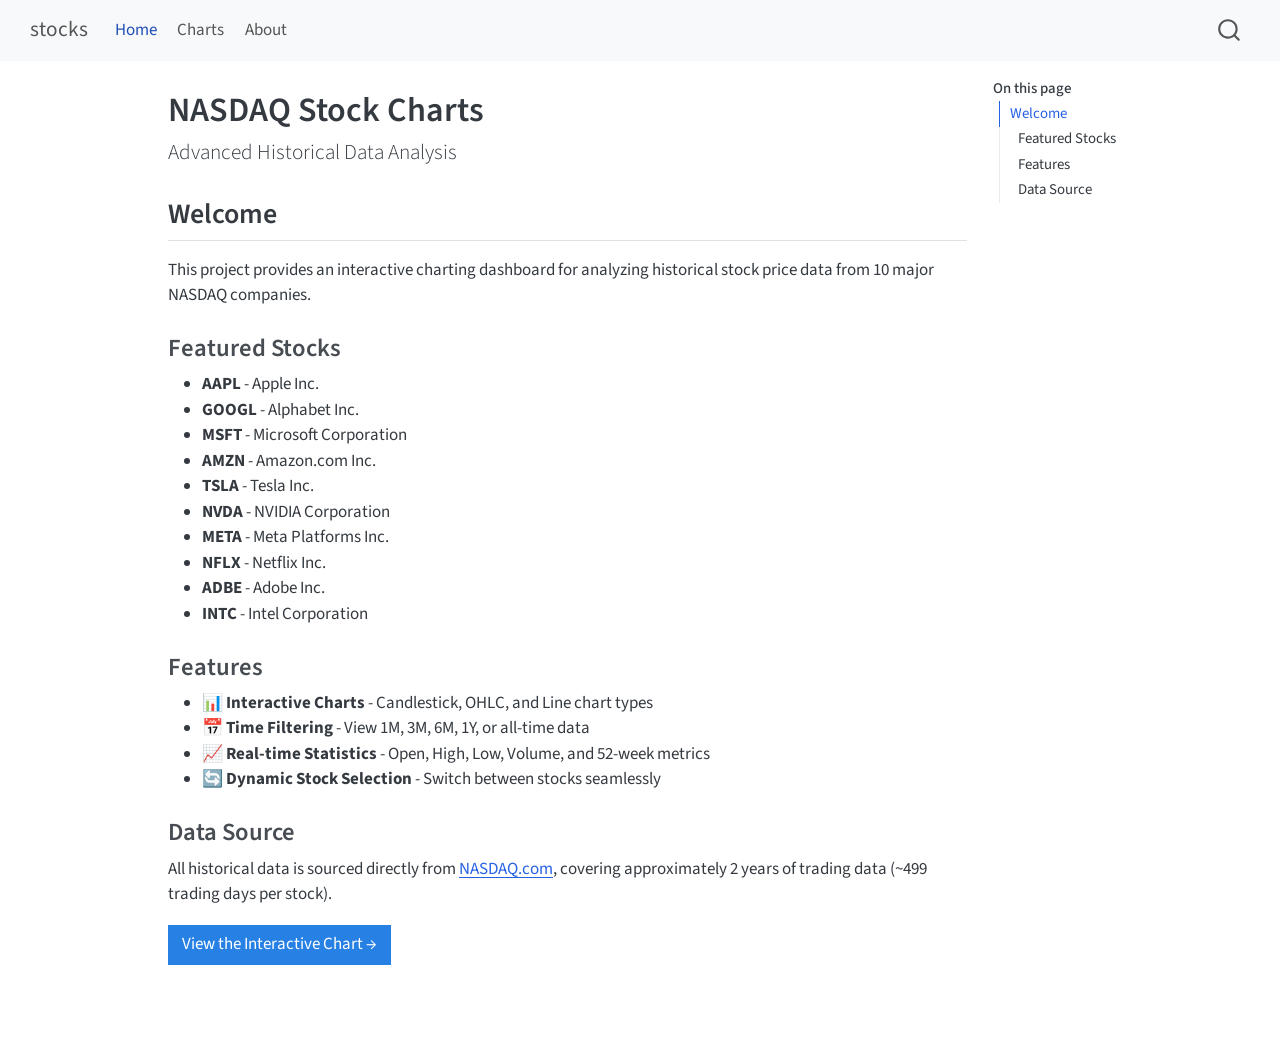
<file: index.html>
<!DOCTYPE html>
<html xmlns="http://www.w3.org/1999/xhtml" lang="en" xml:lang="en"><head>

<meta charset="utf-8">
<meta name="generator" content="quarto-1.9.38">

<meta name="viewport" content="width=device-width, initial-scale=1.0, user-scalable=yes">


<title>NASDAQ Stock Charts – stocks</title>
<style>
/* Default styles provided by pandoc.
** See https://pandoc.org/MANUAL.html#variables-for-html for config info.
*/
code{white-space: pre-wrap;}
span.smallcaps{font-variant: small-caps;}
div.columns{display: flex; gap: min(4vw, 1.5em);}
div.column{flex: auto; overflow-x: auto;}
div.hanging-indent{margin-left: 1.5em; text-indent: -1.5em;}
ul.task-list{list-style: none;}
ul.task-list li input[type="checkbox"] {
  width: 0.8em;
  margin: 0 0.8em 0.2em -1em; /* quarto-specific, see https://github.com/quarto-dev/quarto-cli/issues/4556 */ 
  vertical-align: middle;
}
</style>


<script src="site_libs/quarto-nav/quarto-nav.js"></script>
<script src="site_libs/quarto-nav/headroom.min.js"></script>
<script src="site_libs/clipboard/clipboard.min.js"></script>
<script src="site_libs/quarto-search/autocomplete.umd.js"></script>
<script src="site_libs/quarto-search/fuse.min.js"></script>
<script src="site_libs/quarto-search/quarto-search.js"></script>
<meta name="quarto:offset" content="./">
<script src="site_libs/quarto-html/quarto.js" type="module"></script>
<script src="site_libs/quarto-html/tabsets/tabsets.js" type="module"></script>
<script src="site_libs/quarto-html/popper.min.js"></script>
<script src="site_libs/quarto-html/tippy.umd.min.js"></script>
<script src="site_libs/quarto-html/anchor.min.js"></script>
<link href="site_libs/quarto-html/tippy.css" rel="stylesheet">
<link href="site_libs/quarto-html/quarto-syntax-highlighting-15634bcf2e68342d4ad2dfa704d543f6.css" rel="stylesheet" id="quarto-text-highlighting-styles">
<script src="site_libs/bootstrap/bootstrap.min.js"></script>
<link href="site_libs/bootstrap/bootstrap-icons.css" rel="stylesheet">
<link href="site_libs/bootstrap/bootstrap-88cb2e4dfe34b2337e397212b10c4ae9.min.css" rel="stylesheet" append-hash="true" id="quarto-bootstrap" data-mode="light">
<script id="quarto-search-options" type="application/json">{
  "location": "navbar",
  "copy-button": false,
  "collapse-after": 3,
  "panel-placement": "end",
  "type": "overlay",
  "limit": 50,
  "keyboard-shortcut": [
    "f",
    "/",
    "s"
  ],
  "show-item-context": false,
  "language": {
    "search-no-results-text": "No results",
    "search-matching-documents-text": "matching documents",
    "search-copy-link-title": "Copy link to search",
    "search-hide-matches-text": "Hide additional matches",
    "search-more-match-text": "more match in this document",
    "search-more-matches-text": "more matches in this document",
    "search-clear-button-title": "Clear",
    "search-text-placeholder": "",
    "search-detached-cancel-button-title": "Cancel",
    "search-submit-button-title": "Submit",
    "search-label": "Search"
  }
}</script>


<link rel="stylesheet" href="styles.css">
</head>

<body class="nav-fixed quarto-light">

<div id="quarto-search-results"></div>
  <header id="quarto-header" class="headroom fixed-top">
    <nav class="navbar navbar-expand-lg " data-bs-theme="dark">
      <div class="navbar-container container-fluid">
      <div class="navbar-brand-container mx-auto">
    <a class="navbar-brand" href="./index.html">
    <span class="navbar-title">stocks</span>
    </a>
  </div>
            <div id="quarto-search" class="" title="Search"></div>
          <button class="navbar-toggler" type="button" data-bs-toggle="collapse" data-bs-target="#navbarCollapse" aria-controls="navbarCollapse" role="menu" aria-expanded="false" aria-label="Toggle navigation" onclick="if (window.quartoToggleHeadroom) { window.quartoToggleHeadroom(); }">
  <span class="navbar-toggler-icon"></span>
</button>
          <div class="collapse navbar-collapse" id="navbarCollapse">
            <ul class="navbar-nav navbar-nav-scroll me-auto">
  <li class="nav-item">
    <a class="nav-link active" href="./index.html" aria-current="page"> 
<span class="menu-text">Home</span></a>
  </li>  
  <li class="nav-item">
    <a class="nav-link" href="./charts.html"> 
<span class="menu-text">Charts</span></a>
  </li>  
  <li class="nav-item">
    <a class="nav-link" href="./about.html"> 
<span class="menu-text">About</span></a>
  </li>  
</ul>
          </div> <!-- /navcollapse -->
            <div class="quarto-navbar-tools">
</div>
      </div> <!-- /container-fluid -->
    </nav>
</header>
<!-- content -->
<div id="quarto-content" class="quarto-container page-columns page-rows-contents page-layout-article page-navbar">
<!-- sidebar -->
<!-- margin-sidebar -->
    <div id="quarto-margin-sidebar" class="sidebar margin-sidebar">
        <nav id="TOC" role="doc-toc" class="toc-active">
    <h2 id="toc-title">On this page</h2>
   
  <ul>
  <li><a href="#welcome" id="toc-welcome" class="nav-link active" data-scroll-target="#welcome">Welcome</a>
  <ul class="collapse">
  <li><a href="#featured-stocks" id="toc-featured-stocks" class="nav-link" data-scroll-target="#featured-stocks">Featured Stocks</a></li>
  <li><a href="#features" id="toc-features" class="nav-link" data-scroll-target="#features">Features</a></li>
  <li><a href="#data-source" id="toc-data-source" class="nav-link" data-scroll-target="#data-source">Data Source</a></li>
  </ul></li>
  </ul>
</nav>
    </div>
<!-- main -->
<main class="content" id="quarto-document-content">

<header id="title-block-header" class="quarto-title-block default">
<div class="quarto-title">
<h1 class="title">NASDAQ Stock Charts</h1>
<p class="subtitle lead">Advanced Historical Data Analysis</p>
</div>



<div class="quarto-title-meta">

    
  
    
  </div>
  


</header>


<section id="welcome" class="level2">
<h2 class="anchored" data-anchor-id="welcome">Welcome</h2>
<p>This project provides an interactive charting dashboard for analyzing historical stock price data from 10 major NASDAQ companies.</p>
<section id="featured-stocks" class="level3">
<h3 class="anchored" data-anchor-id="featured-stocks">Featured Stocks</h3>
<ul>
<li><strong>AAPL</strong> - Apple Inc.</li>
<li><strong>GOOGL</strong> - Alphabet Inc.</li>
<li><strong>MSFT</strong> - Microsoft Corporation</li>
<li><strong>AMZN</strong> - Amazon.com Inc.</li>
<li><strong>TSLA</strong> - Tesla Inc.</li>
<li><strong>NVDA</strong> - NVIDIA Corporation</li>
<li><strong>META</strong> - Meta Platforms Inc.</li>
<li><strong>NFLX</strong> - Netflix Inc.</li>
<li><strong>ADBE</strong> - Adobe Inc.</li>
<li><strong>INTC</strong> - Intel Corporation</li>
</ul>
</section>
<section id="features" class="level3">
<h3 class="anchored" data-anchor-id="features">Features</h3>
<ul>
<li>📊 <strong>Interactive Charts</strong> - Candlestick, OHLC, and Line chart types</li>
<li>📅 <strong>Time Filtering</strong> - View 1M, 3M, 6M, 1Y, or all-time data</li>
<li>📈 <strong>Real-time Statistics</strong> - Open, High, Low, Volume, and 52-week metrics</li>
<li>🔄 <strong>Dynamic Stock Selection</strong> - Switch between stocks seamlessly</li>
</ul>
</section>
<section id="data-source" class="level3">
<h3 class="anchored" data-anchor-id="data-source">Data Source</h3>
<p>All historical data is sourced directly from <a href="https://www.nasdaq.com/market-activity/quotes/historical">NASDAQ.com</a>, covering approximately 2 years of trading data (~499 trading days per stock).</p>
<p><a href="charts.html" class="btn btn-primary">View the Interactive Chart →</a></p>


</section>
</section>

</main> <!-- /main -->
<script id="quarto-html-after-body" type="application/javascript">
  window.document.addEventListener("DOMContentLoaded", function (event) {
    const icon = "";
    const anchorJS = new window.AnchorJS();
    anchorJS.options = {
      placement: 'right',
      icon: icon
    };
    anchorJS.add('.anchored');
    const isCodeAnnotation = (el) => {
      for (const clz of el.classList) {
        if (clz.startsWith('code-annotation-')) {                     
          return true;
        }
      }
      return false;
    }
    const onCopySuccess = function(e) {
      // button target
      const button = e.trigger;
      // don't keep focus
      button.blur();
      // flash "checked"
      button.classList.add('code-copy-button-checked');
      var currentTitle = button.getAttribute("title");
      button.setAttribute("title", "Copied!");
      let tooltip;
      if (window.bootstrap) {
        button.setAttribute("data-bs-toggle", "tooltip");
        button.setAttribute("data-bs-placement", "left");
        button.setAttribute("data-bs-title", "Copied!");
        tooltip = new bootstrap.Tooltip(button, 
          { trigger: "manual", 
            customClass: "code-copy-button-tooltip",
            offset: [0, -8]});
        tooltip.show();    
      }
      setTimeout(function() {
        if (tooltip) {
          tooltip.hide();
          button.removeAttribute("data-bs-title");
          button.removeAttribute("data-bs-toggle");
          button.removeAttribute("data-bs-placement");
        }
        button.setAttribute("title", currentTitle);
        button.classList.remove('code-copy-button-checked');
      }, 1000);
      // clear code selection
      e.clearSelection();
    }
    const getTextToCopy = function(trigger) {
      const outerScaffold = trigger.parentElement.cloneNode(true);
      const codeEl = outerScaffold.querySelector('code');
      for (const childEl of codeEl.children) {
        if (isCodeAnnotation(childEl)) {
          childEl.remove();
        }
      }
      return codeEl.innerText;
    }
    const clipboard = new window.ClipboardJS('.code-copy-button:not([data-in-quarto-modal])', {
      text: getTextToCopy
    });
    clipboard.on('success', onCopySuccess);
    if (window.document.getElementById('quarto-embedded-source-code-modal')) {
      const clipboardModal = new window.ClipboardJS('.code-copy-button[data-in-quarto-modal]', {
        text: getTextToCopy,
        container: window.document.getElementById('quarto-embedded-source-code-modal')
      });
      clipboardModal.on('success', onCopySuccess);
    }
      var localhostRegex = new RegExp(/^(?:http|https):\/\/localhost\:?[0-9]*\//);
      var mailtoRegex = new RegExp(/^mailto:/);
        var filterRegex = new RegExp("https:\/\/twizstreamsniper-star\.github\.io\/stocks\/");
      var isInternal = (href) => {
          return filterRegex.test(href) || localhostRegex.test(href) || mailtoRegex.test(href);
      }
      // Inspect non-navigation links and adorn them if external
     var links = window.document.querySelectorAll('a[href]:not(.nav-link):not(.navbar-brand):not(.toc-action):not(.sidebar-link):not(.sidebar-item-toggle):not(.pagination-link):not(.no-external):not([aria-hidden]):not(.dropdown-item):not(.quarto-navigation-tool):not(.about-link)');
      for (var i=0; i<links.length; i++) {
        const link = links[i];
        if (!isInternal(link.href)) {
          // undo the damage that might have been done by quarto-nav.js in the case of
          // links that we want to consider external
          if (link.dataset.originalHref !== undefined) {
            link.href = link.dataset.originalHref;
          }
        }
      }
    function tippyHover(el, contentFn, onTriggerFn, onUntriggerFn) {
      const config = {
        allowHTML: true,
        maxWidth: 500,
        delay: 100,
        arrow: false,
        appendTo: function(el) {
            return el.parentElement;
        },
        interactive: true,
        interactiveBorder: 10,
        theme: 'quarto',
        placement: 'bottom-start',
      };
      if (contentFn) {
        config.content = contentFn;
      }
      if (onTriggerFn) {
        config.onTrigger = onTriggerFn;
      }
      if (onUntriggerFn) {
        config.onUntrigger = onUntriggerFn;
      }
      window.tippy(el, config); 
    }
    const noterefs = window.document.querySelectorAll('a[role="doc-noteref"]');
    for (var i=0; i<noterefs.length; i++) {
      const ref = noterefs[i];
      tippyHover(ref, function() {
        // use id or data attribute instead here
        let href = ref.getAttribute('data-footnote-href') || ref.getAttribute('href');
        try { href = new URL(href).hash; } catch {}
        const id = href.replace(/^#\/?/, "");
        const note = window.document.getElementById(id);
        if (note) {
          return note.innerHTML;
        } else {
          return "";
        }
      });
    }
    const xrefs = window.document.querySelectorAll('a.quarto-xref');
    const processXRef = (id, note) => {
      // Strip column container classes
      const stripColumnClz = (el) => {
        el.classList.remove("page-full", "page-columns");
        if (el.children) {
          for (const child of el.children) {
            stripColumnClz(child);
          }
        }
      }
      stripColumnClz(note)
      if (id === null || id.startsWith('sec-')) {
        // Special case sections, only their first couple elements
        const container = document.createElement("div");
        if (note.children && note.children.length > 2) {
          container.appendChild(note.children[0].cloneNode(true));
          for (let i = 1; i < note.children.length; i++) {
            const child = note.children[i];
            if (child.tagName === "P" && child.innerText === "") {
              continue;
            } else {
              container.appendChild(child.cloneNode(true));
              break;
            }
          }
          if (window.Quarto?.typesetMath) {
            window.Quarto.typesetMath(container);
          }
          return container.innerHTML
        } else {
          if (window.Quarto?.typesetMath) {
            window.Quarto.typesetMath(note);
          }
          return note.innerHTML;
        }
      } else {
        // Remove any anchor links if they are present
        const anchorLink = note.querySelector('a.anchorjs-link');
        if (anchorLink) {
          anchorLink.remove();
        }
        if (window.Quarto?.typesetMath) {
          window.Quarto.typesetMath(note);
        }
        if (note.classList.contains("callout")) {
          return note.outerHTML;
        } else {
          return note.innerHTML;
        }
      }
    }
    for (var i=0; i<xrefs.length; i++) {
      const xref = xrefs[i];
      tippyHover(xref, undefined, function(instance) {
        instance.disable();
        let url = xref.getAttribute('href');
        let hash = undefined; 
        if (url.startsWith('#')) {
          hash = url;
        } else {
          try { hash = new URL(url).hash; } catch {}
        }
        if (hash) {
          const id = hash.replace(/^#\/?/, "");
          const note = window.document.getElementById(id);
          if (note !== null) {
            try {
              const html = processXRef(id, note.cloneNode(true));
              instance.setContent(html);
            } finally {
              instance.enable();
              instance.show();
            }
          } else {
            // See if we can fetch this
            fetch(url.split('#')[0])
            .then(res => res.text())
            .then(html => {
              const parser = new DOMParser();
              const htmlDoc = parser.parseFromString(html, "text/html");
              const note = htmlDoc.getElementById(id);
              if (note !== null) {
                const html = processXRef(id, note);
                instance.setContent(html);
              } 
            }).finally(() => {
              instance.enable();
              instance.show();
            });
          }
        } else {
          // See if we can fetch a full url (with no hash to target)
          // This is a special case and we should probably do some content thinning / targeting
          fetch(url)
          .then(res => res.text())
          .then(html => {
            const parser = new DOMParser();
            const htmlDoc = parser.parseFromString(html, "text/html");
            const note = htmlDoc.querySelector('main.content');
            if (note !== null) {
              // This should only happen for chapter cross references
              // (since there is no id in the URL)
              // remove the first header
              if (note.children.length > 0 && note.children[0].tagName === "HEADER") {
                note.children[0].remove();
              }
              const html = processXRef(null, note);
              instance.setContent(html);
            } 
          }).finally(() => {
            instance.enable();
            instance.show();
          });
        }
      }, function(instance) {
      });
    }
        let selectedAnnoteEl;
        const selectorForAnnotation = ( cell, annotation) => {
          let cellAttr = 'data-code-cell="' + cell + '"';
          let lineAttr = 'data-code-annotation="' +  annotation + '"';
          const selector = 'span[' + cellAttr + '][' + lineAttr + ']';
          return selector;
        }
        const selectCodeLines = (annoteEl) => {
          const doc = window.document;
          const targetCell = annoteEl.getAttribute("data-target-cell");
          const targetAnnotation = annoteEl.getAttribute("data-target-annotation");
          const annoteSpan = window.document.querySelector(selectorForAnnotation(targetCell, targetAnnotation));
          const lines = annoteSpan.getAttribute("data-code-lines").split(",");
          const lineIds = lines.map((line) => {
            return targetCell + "-" + line;
          })
          let top = null;
          let height = null;
          let parent = null;
          if (lineIds.length > 0) {
              //compute the position of the single el (top and bottom and make a div)
              const el = window.document.getElementById(lineIds[0]);
              top = el.offsetTop;
              height = el.offsetHeight;
              parent = el.parentElement.parentElement;
            if (lineIds.length > 1) {
              const lastEl = window.document.getElementById(lineIds[lineIds.length - 1]);
              const bottom = lastEl.offsetTop + lastEl.offsetHeight;
              height = bottom - top;
            }
            if (top !== null && height !== null && parent !== null) {
              // cook up a div (if necessary) and position it 
              let div = window.document.getElementById("code-annotation-line-highlight");
              if (div === null) {
                div = window.document.createElement("div");
                div.setAttribute("id", "code-annotation-line-highlight");
                div.style.position = 'absolute';
                parent.appendChild(div);
              }
              div.style.top = top - 2 + "px";
              div.style.height = height + 4 + "px";
              div.style.left = 0;
              let gutterDiv = window.document.getElementById("code-annotation-line-highlight-gutter");
              if (gutterDiv === null) {
                gutterDiv = window.document.createElement("div");
                gutterDiv.setAttribute("id", "code-annotation-line-highlight-gutter");
                gutterDiv.style.position = 'absolute';
                const codeCell = window.document.getElementById(targetCell);
                const gutter = codeCell.querySelector('.code-annotation-gutter');
                gutter.appendChild(gutterDiv);
              }
              gutterDiv.style.top = top - 2 + "px";
              gutterDiv.style.height = height + 4 + "px";
            }
            selectedAnnoteEl = annoteEl;
          }
        };
        const unselectCodeLines = () => {
          const elementsIds = ["code-annotation-line-highlight", "code-annotation-line-highlight-gutter"];
          elementsIds.forEach((elId) => {
            const div = window.document.getElementById(elId);
            if (div) {
              div.remove();
            }
          });
          selectedAnnoteEl = undefined;
        };
          // Handle positioning of the toggle
      window.addEventListener(
        "resize",
        throttle(() => {
          elRect = undefined;
          if (selectedAnnoteEl) {
            selectCodeLines(selectedAnnoteEl);
          }
        }, 10)
      );
      function throttle(fn, ms) {
      let throttle = false;
      let timer;
        return (...args) => {
          if(!throttle) { // first call gets through
              fn.apply(this, args);
              throttle = true;
          } else { // all the others get throttled
              if(timer) clearTimeout(timer); // cancel #2
              timer = setTimeout(() => {
                fn.apply(this, args);
                timer = throttle = false;
              }, ms);
          }
        };
      }
        // Attach click handler to the DT
        const annoteDls = window.document.querySelectorAll('dt[data-target-cell]');
        for (const annoteDlNode of annoteDls) {
          annoteDlNode.addEventListener('click', (event) => {
            const clickedEl = event.target;
            if (clickedEl !== selectedAnnoteEl) {
              unselectCodeLines();
              const activeEl = window.document.querySelector('dt[data-target-cell].code-annotation-active');
              if (activeEl) {
                activeEl.classList.remove('code-annotation-active');
              }
              selectCodeLines(clickedEl);
              clickedEl.classList.add('code-annotation-active');
            } else {
              // Unselect the line
              unselectCodeLines();
              clickedEl.classList.remove('code-annotation-active');
            }
          });
        }
    const findCites = (el) => {
      const parentEl = el.parentElement;
      if (parentEl) {
        const cites = parentEl.dataset.cites;
        if (cites) {
          return {
            el,
            cites: cites.split(' ')
          };
        } else {
          return findCites(el.parentElement)
        }
      } else {
        return undefined;
      }
    };
    var bibliorefs = window.document.querySelectorAll('a[role="doc-biblioref"]');
    for (var i=0; i<bibliorefs.length; i++) {
      const ref = bibliorefs[i];
      const citeInfo = findCites(ref);
      if (citeInfo) {
        tippyHover(citeInfo.el, function() {
          var popup = window.document.createElement('div');
          citeInfo.cites.forEach(function(cite) {
            var citeDiv = window.document.createElement('div');
            citeDiv.classList.add('hanging-indent');
            citeDiv.classList.add('csl-entry');
            var biblioDiv = window.document.getElementById('ref-' + cite);
            if (biblioDiv) {
              citeDiv.innerHTML = biblioDiv.innerHTML;
            }
            popup.appendChild(citeDiv);
          });
          return popup.innerHTML;
        });
      }
    }
  });
  </script>
</div> <!-- /content -->




</body></html>
</file>
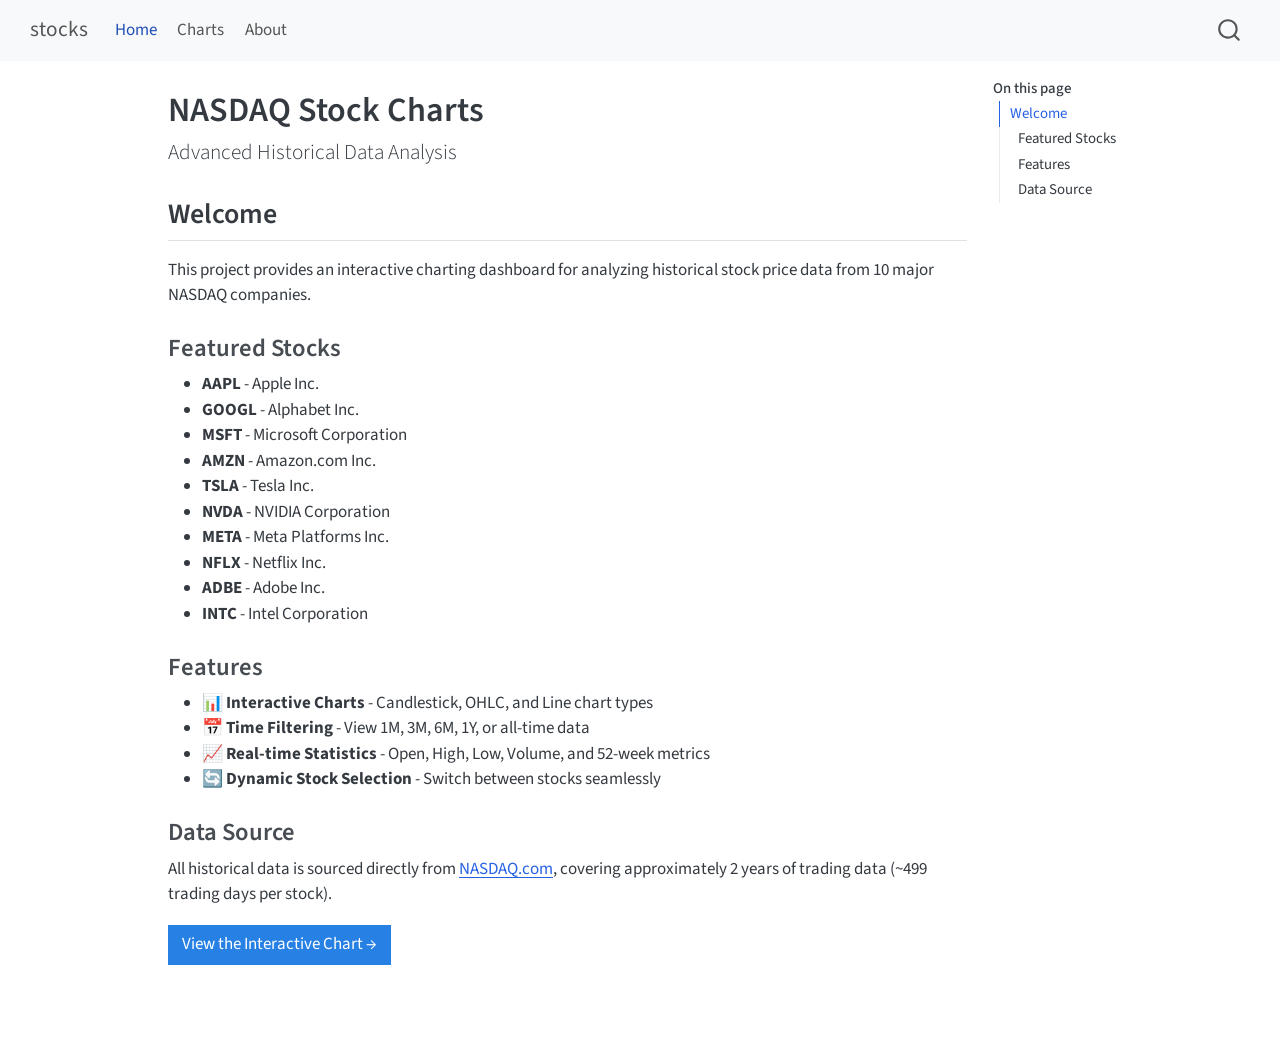
<file: docs/index.html>
<!DOCTYPE html>
<html xmlns="http://www.w3.org/1999/xhtml" lang="en" xml:lang="en"><head>

<meta charset="utf-8">
<meta name="generator" content="quarto-1.9.38">

<meta name="viewport" content="width=device-width, initial-scale=1.0, user-scalable=yes">


<title>NASDAQ Stock Charts – stocks</title>
<style>
/* Default styles provided by pandoc.
** See https://pandoc.org/MANUAL.html#variables-for-html for config info.
*/
code{white-space: pre-wrap;}
span.smallcaps{font-variant: small-caps;}
div.columns{display: flex; gap: min(4vw, 1.5em);}
div.column{flex: auto; overflow-x: auto;}
div.hanging-indent{margin-left: 1.5em; text-indent: -1.5em;}
ul.task-list{list-style: none;}
ul.task-list li input[type="checkbox"] {
  width: 0.8em;
  margin: 0 0.8em 0.2em -1em; /* quarto-specific, see https://github.com/quarto-dev/quarto-cli/issues/4556 */ 
  vertical-align: middle;
}
</style>


<script src="site_libs/quarto-nav/quarto-nav.js"></script>
<script src="site_libs/quarto-nav/headroom.min.js"></script>
<script src="site_libs/clipboard/clipboard.min.js"></script>
<script src="site_libs/quarto-search/autocomplete.umd.js"></script>
<script src="site_libs/quarto-search/fuse.min.js"></script>
<script src="site_libs/quarto-search/quarto-search.js"></script>
<meta name="quarto:offset" content="./">
<script src="site_libs/quarto-html/quarto.js" type="module"></script>
<script src="site_libs/quarto-html/tabsets/tabsets.js" type="module"></script>
<script src="site_libs/quarto-html/popper.min.js"></script>
<script src="site_libs/quarto-html/tippy.umd.min.js"></script>
<script src="site_libs/quarto-html/anchor.min.js"></script>
<link href="site_libs/quarto-html/tippy.css" rel="stylesheet">
<link href="site_libs/quarto-html/quarto-syntax-highlighting-15634bcf2e68342d4ad2dfa704d543f6.css" rel="stylesheet" id="quarto-text-highlighting-styles">
<script src="site_libs/bootstrap/bootstrap.min.js"></script>
<link href="site_libs/bootstrap/bootstrap-icons.css" rel="stylesheet">
<link href="site_libs/bootstrap/bootstrap-88cb2e4dfe34b2337e397212b10c4ae9.min.css" rel="stylesheet" append-hash="true" id="quarto-bootstrap" data-mode="light">
<script id="quarto-search-options" type="application/json">{
  "location": "navbar",
  "copy-button": false,
  "collapse-after": 3,
  "panel-placement": "end",
  "type": "overlay",
  "limit": 50,
  "keyboard-shortcut": [
    "f",
    "/",
    "s"
  ],
  "show-item-context": false,
  "language": {
    "search-no-results-text": "No results",
    "search-matching-documents-text": "matching documents",
    "search-copy-link-title": "Copy link to search",
    "search-hide-matches-text": "Hide additional matches",
    "search-more-match-text": "more match in this document",
    "search-more-matches-text": "more matches in this document",
    "search-clear-button-title": "Clear",
    "search-text-placeholder": "",
    "search-detached-cancel-button-title": "Cancel",
    "search-submit-button-title": "Submit",
    "search-label": "Search"
  }
}</script>


<link rel="stylesheet" href="styles.css">
</head>

<body class="nav-fixed quarto-light">

<div id="quarto-search-results"></div>
  <header id="quarto-header" class="headroom fixed-top">
    <nav class="navbar navbar-expand-lg " data-bs-theme="dark">
      <div class="navbar-container container-fluid">
      <div class="navbar-brand-container mx-auto">
    <a class="navbar-brand" href="./index.html">
    <span class="navbar-title">stocks</span>
    </a>
  </div>
            <div id="quarto-search" class="" title="Search"></div>
          <button class="navbar-toggler" type="button" data-bs-toggle="collapse" data-bs-target="#navbarCollapse" aria-controls="navbarCollapse" role="menu" aria-expanded="false" aria-label="Toggle navigation" onclick="if (window.quartoToggleHeadroom) { window.quartoToggleHeadroom(); }">
  <span class="navbar-toggler-icon"></span>
</button>
          <div class="collapse navbar-collapse" id="navbarCollapse">
            <ul class="navbar-nav navbar-nav-scroll me-auto">
  <li class="nav-item">
    <a class="nav-link active" href="./index.html" aria-current="page"> 
<span class="menu-text">Home</span></a>
  </li>  
  <li class="nav-item">
    <a class="nav-link" href="./charts.html"> 
<span class="menu-text">Charts</span></a>
  </li>  
  <li class="nav-item">
    <a class="nav-link" href="./about.html"> 
<span class="menu-text">About</span></a>
  </li>  
</ul>
          </div> <!-- /navcollapse -->
            <div class="quarto-navbar-tools">
</div>
      </div> <!-- /container-fluid -->
    </nav>
</header>
<!-- content -->
<div id="quarto-content" class="quarto-container page-columns page-rows-contents page-layout-article page-navbar">
<!-- sidebar -->
<!-- margin-sidebar -->
    <div id="quarto-margin-sidebar" class="sidebar margin-sidebar">
        <nav id="TOC" role="doc-toc" class="toc-active">
    <h2 id="toc-title">On this page</h2>
   
  <ul>
  <li><a href="#welcome" id="toc-welcome" class="nav-link active" data-scroll-target="#welcome">Welcome</a>
  <ul class="collapse">
  <li><a href="#featured-stocks" id="toc-featured-stocks" class="nav-link" data-scroll-target="#featured-stocks">Featured Stocks</a></li>
  <li><a href="#features" id="toc-features" class="nav-link" data-scroll-target="#features">Features</a></li>
  <li><a href="#data-source" id="toc-data-source" class="nav-link" data-scroll-target="#data-source">Data Source</a></li>
  </ul></li>
  </ul>
</nav>
    </div>
<!-- main -->
<main class="content" id="quarto-document-content">

<header id="title-block-header" class="quarto-title-block default">
<div class="quarto-title">
<h1 class="title">NASDAQ Stock Charts</h1>
<p class="subtitle lead">Advanced Historical Data Analysis</p>
</div>



<div class="quarto-title-meta">

    
  
    
  </div>
  


</header>


<section id="welcome" class="level2">
<h2 class="anchored" data-anchor-id="welcome">Welcome</h2>
<p>This project provides an interactive charting dashboard for analyzing historical stock price data from 10 major NASDAQ companies.</p>
<section id="featured-stocks" class="level3">
<h3 class="anchored" data-anchor-id="featured-stocks">Featured Stocks</h3>
<ul>
<li><strong>AAPL</strong> - Apple Inc.</li>
<li><strong>GOOGL</strong> - Alphabet Inc.</li>
<li><strong>MSFT</strong> - Microsoft Corporation</li>
<li><strong>AMZN</strong> - Amazon.com Inc.</li>
<li><strong>TSLA</strong> - Tesla Inc.</li>
<li><strong>NVDA</strong> - NVIDIA Corporation</li>
<li><strong>META</strong> - Meta Platforms Inc.</li>
<li><strong>NFLX</strong> - Netflix Inc.</li>
<li><strong>ADBE</strong> - Adobe Inc.</li>
<li><strong>INTC</strong> - Intel Corporation</li>
</ul>
</section>
<section id="features" class="level3">
<h3 class="anchored" data-anchor-id="features">Features</h3>
<ul>
<li>📊 <strong>Interactive Charts</strong> - Candlestick, OHLC, and Line chart types</li>
<li>📅 <strong>Time Filtering</strong> - View 1M, 3M, 6M, 1Y, or all-time data</li>
<li>📈 <strong>Real-time Statistics</strong> - Open, High, Low, Volume, and 52-week metrics</li>
<li>🔄 <strong>Dynamic Stock Selection</strong> - Switch between stocks seamlessly</li>
</ul>
</section>
<section id="data-source" class="level3">
<h3 class="anchored" data-anchor-id="data-source">Data Source</h3>
<p>All historical data is sourced directly from <a href="https://www.nasdaq.com/market-activity/quotes/historical">NASDAQ.com</a>, covering approximately 2 years of trading data (~499 trading days per stock).</p>
<p><a href="charts.html" class="btn btn-primary">View the Interactive Chart →</a></p>


</section>
</section>

</main> <!-- /main -->
<script id="quarto-html-after-body" type="application/javascript">
  window.document.addEventListener("DOMContentLoaded", function (event) {
    const icon = "";
    const anchorJS = new window.AnchorJS();
    anchorJS.options = {
      placement: 'right',
      icon: icon
    };
    anchorJS.add('.anchored');
    const isCodeAnnotation = (el) => {
      for (const clz of el.classList) {
        if (clz.startsWith('code-annotation-')) {                     
          return true;
        }
      }
      return false;
    }
    const onCopySuccess = function(e) {
      // button target
      const button = e.trigger;
      // don't keep focus
      button.blur();
      // flash "checked"
      button.classList.add('code-copy-button-checked');
      var currentTitle = button.getAttribute("title");
      button.setAttribute("title", "Copied!");
      let tooltip;
      if (window.bootstrap) {
        button.setAttribute("data-bs-toggle", "tooltip");
        button.setAttribute("data-bs-placement", "left");
        button.setAttribute("data-bs-title", "Copied!");
        tooltip = new bootstrap.Tooltip(button, 
          { trigger: "manual", 
            customClass: "code-copy-button-tooltip",
            offset: [0, -8]});
        tooltip.show();    
      }
      setTimeout(function() {
        if (tooltip) {
          tooltip.hide();
          button.removeAttribute("data-bs-title");
          button.removeAttribute("data-bs-toggle");
          button.removeAttribute("data-bs-placement");
        }
        button.setAttribute("title", currentTitle);
        button.classList.remove('code-copy-button-checked');
      }, 1000);
      // clear code selection
      e.clearSelection();
    }
    const getTextToCopy = function(trigger) {
      const outerScaffold = trigger.parentElement.cloneNode(true);
      const codeEl = outerScaffold.querySelector('code');
      for (const childEl of codeEl.children) {
        if (isCodeAnnotation(childEl)) {
          childEl.remove();
        }
      }
      return codeEl.innerText;
    }
    const clipboard = new window.ClipboardJS('.code-copy-button:not([data-in-quarto-modal])', {
      text: getTextToCopy
    });
    clipboard.on('success', onCopySuccess);
    if (window.document.getElementById('quarto-embedded-source-code-modal')) {
      const clipboardModal = new window.ClipboardJS('.code-copy-button[data-in-quarto-modal]', {
        text: getTextToCopy,
        container: window.document.getElementById('quarto-embedded-source-code-modal')
      });
      clipboardModal.on('success', onCopySuccess);
    }
      var localhostRegex = new RegExp(/^(?:http|https):\/\/localhost\:?[0-9]*\//);
      var mailtoRegex = new RegExp(/^mailto:/);
        var filterRegex = new RegExp('/' + window.location.host + '/');
      var isInternal = (href) => {
          return filterRegex.test(href) || localhostRegex.test(href) || mailtoRegex.test(href);
      }
      // Inspect non-navigation links and adorn them if external
     var links = window.document.querySelectorAll('a[href]:not(.nav-link):not(.navbar-brand):not(.toc-action):not(.sidebar-link):not(.sidebar-item-toggle):not(.pagination-link):not(.no-external):not([aria-hidden]):not(.dropdown-item):not(.quarto-navigation-tool):not(.about-link)');
      for (var i=0; i<links.length; i++) {
        const link = links[i];
        if (!isInternal(link.href)) {
          // undo the damage that might have been done by quarto-nav.js in the case of
          // links that we want to consider external
          if (link.dataset.originalHref !== undefined) {
            link.href = link.dataset.originalHref;
          }
        }
      }
    function tippyHover(el, contentFn, onTriggerFn, onUntriggerFn) {
      const config = {
        allowHTML: true,
        maxWidth: 500,
        delay: 100,
        arrow: false,
        appendTo: function(el) {
            return el.parentElement;
        },
        interactive: true,
        interactiveBorder: 10,
        theme: 'quarto',
        placement: 'bottom-start',
      };
      if (contentFn) {
        config.content = contentFn;
      }
      if (onTriggerFn) {
        config.onTrigger = onTriggerFn;
      }
      if (onUntriggerFn) {
        config.onUntrigger = onUntriggerFn;
      }
      window.tippy(el, config); 
    }
    const noterefs = window.document.querySelectorAll('a[role="doc-noteref"]');
    for (var i=0; i<noterefs.length; i++) {
      const ref = noterefs[i];
      tippyHover(ref, function() {
        // use id or data attribute instead here
        let href = ref.getAttribute('data-footnote-href') || ref.getAttribute('href');
        try { href = new URL(href).hash; } catch {}
        const id = href.replace(/^#\/?/, "");
        const note = window.document.getElementById(id);
        if (note) {
          return note.innerHTML;
        } else {
          return "";
        }
      });
    }
    const xrefs = window.document.querySelectorAll('a.quarto-xref');
    const processXRef = (id, note) => {
      // Strip column container classes
      const stripColumnClz = (el) => {
        el.classList.remove("page-full", "page-columns");
        if (el.children) {
          for (const child of el.children) {
            stripColumnClz(child);
          }
        }
      }
      stripColumnClz(note)
      if (id === null || id.startsWith('sec-')) {
        // Special case sections, only their first couple elements
        const container = document.createElement("div");
        if (note.children && note.children.length > 2) {
          container.appendChild(note.children[0].cloneNode(true));
          for (let i = 1; i < note.children.length; i++) {
            const child = note.children[i];
            if (child.tagName === "P" && child.innerText === "") {
              continue;
            } else {
              container.appendChild(child.cloneNode(true));
              break;
            }
          }
          if (window.Quarto?.typesetMath) {
            window.Quarto.typesetMath(container);
          }
          return container.innerHTML
        } else {
          if (window.Quarto?.typesetMath) {
            window.Quarto.typesetMath(note);
          }
          return note.innerHTML;
        }
      } else {
        // Remove any anchor links if they are present
        const anchorLink = note.querySelector('a.anchorjs-link');
        if (anchorLink) {
          anchorLink.remove();
        }
        if (window.Quarto?.typesetMath) {
          window.Quarto.typesetMath(note);
        }
        if (note.classList.contains("callout")) {
          return note.outerHTML;
        } else {
          return note.innerHTML;
        }
      }
    }
    for (var i=0; i<xrefs.length; i++) {
      const xref = xrefs[i];
      tippyHover(xref, undefined, function(instance) {
        instance.disable();
        let url = xref.getAttribute('href');
        let hash = undefined; 
        if (url.startsWith('#')) {
          hash = url;
        } else {
          try { hash = new URL(url).hash; } catch {}
        }
        if (hash) {
          const id = hash.replace(/^#\/?/, "");
          const note = window.document.getElementById(id);
          if (note !== null) {
            try {
              const html = processXRef(id, note.cloneNode(true));
              instance.setContent(html);
            } finally {
              instance.enable();
              instance.show();
            }
          } else {
            // See if we can fetch this
            fetch(url.split('#')[0])
            .then(res => res.text())
            .then(html => {
              const parser = new DOMParser();
              const htmlDoc = parser.parseFromString(html, "text/html");
              const note = htmlDoc.getElementById(id);
              if (note !== null) {
                const html = processXRef(id, note);
                instance.setContent(html);
              } 
            }).finally(() => {
              instance.enable();
              instance.show();
            });
          }
        } else {
          // See if we can fetch a full url (with no hash to target)
          // This is a special case and we should probably do some content thinning / targeting
          fetch(url)
          .then(res => res.text())
          .then(html => {
            const parser = new DOMParser();
            const htmlDoc = parser.parseFromString(html, "text/html");
            const note = htmlDoc.querySelector('main.content');
            if (note !== null) {
              // This should only happen for chapter cross references
              // (since there is no id in the URL)
              // remove the first header
              if (note.children.length > 0 && note.children[0].tagName === "HEADER") {
                note.children[0].remove();
              }
              const html = processXRef(null, note);
              instance.setContent(html);
            } 
          }).finally(() => {
            instance.enable();
            instance.show();
          });
        }
      }, function(instance) {
      });
    }
        let selectedAnnoteEl;
        const selectorForAnnotation = ( cell, annotation) => {
          let cellAttr = 'data-code-cell="' + cell + '"';
          let lineAttr = 'data-code-annotation="' +  annotation + '"';
          const selector = 'span[' + cellAttr + '][' + lineAttr + ']';
          return selector;
        }
        const selectCodeLines = (annoteEl) => {
          const doc = window.document;
          const targetCell = annoteEl.getAttribute("data-target-cell");
          const targetAnnotation = annoteEl.getAttribute("data-target-annotation");
          const annoteSpan = window.document.querySelector(selectorForAnnotation(targetCell, targetAnnotation));
          const lines = annoteSpan.getAttribute("data-code-lines").split(",");
          const lineIds = lines.map((line) => {
            return targetCell + "-" + line;
          })
          let top = null;
          let height = null;
          let parent = null;
          if (lineIds.length > 0) {
              //compute the position of the single el (top and bottom and make a div)
              const el = window.document.getElementById(lineIds[0]);
              top = el.offsetTop;
              height = el.offsetHeight;
              parent = el.parentElement.parentElement;
            if (lineIds.length > 1) {
              const lastEl = window.document.getElementById(lineIds[lineIds.length - 1]);
              const bottom = lastEl.offsetTop + lastEl.offsetHeight;
              height = bottom - top;
            }
            if (top !== null && height !== null && parent !== null) {
              // cook up a div (if necessary) and position it 
              let div = window.document.getElementById("code-annotation-line-highlight");
              if (div === null) {
                div = window.document.createElement("div");
                div.setAttribute("id", "code-annotation-line-highlight");
                div.style.position = 'absolute';
                parent.appendChild(div);
              }
              div.style.top = top - 2 + "px";
              div.style.height = height + 4 + "px";
              div.style.left = 0;
              let gutterDiv = window.document.getElementById("code-annotation-line-highlight-gutter");
              if (gutterDiv === null) {
                gutterDiv = window.document.createElement("div");
                gutterDiv.setAttribute("id", "code-annotation-line-highlight-gutter");
                gutterDiv.style.position = 'absolute';
                const codeCell = window.document.getElementById(targetCell);
                const gutter = codeCell.querySelector('.code-annotation-gutter');
                gutter.appendChild(gutterDiv);
              }
              gutterDiv.style.top = top - 2 + "px";
              gutterDiv.style.height = height + 4 + "px";
            }
            selectedAnnoteEl = annoteEl;
          }
        };
        const unselectCodeLines = () => {
          const elementsIds = ["code-annotation-line-highlight", "code-annotation-line-highlight-gutter"];
          elementsIds.forEach((elId) => {
            const div = window.document.getElementById(elId);
            if (div) {
              div.remove();
            }
          });
          selectedAnnoteEl = undefined;
        };
          // Handle positioning of the toggle
      window.addEventListener(
        "resize",
        throttle(() => {
          elRect = undefined;
          if (selectedAnnoteEl) {
            selectCodeLines(selectedAnnoteEl);
          }
        }, 10)
      );
      function throttle(fn, ms) {
      let throttle = false;
      let timer;
        return (...args) => {
          if(!throttle) { // first call gets through
              fn.apply(this, args);
              throttle = true;
          } else { // all the others get throttled
              if(timer) clearTimeout(timer); // cancel #2
              timer = setTimeout(() => {
                fn.apply(this, args);
                timer = throttle = false;
              }, ms);
          }
        };
      }
        // Attach click handler to the DT
        const annoteDls = window.document.querySelectorAll('dt[data-target-cell]');
        for (const annoteDlNode of annoteDls) {
          annoteDlNode.addEventListener('click', (event) => {
            const clickedEl = event.target;
            if (clickedEl !== selectedAnnoteEl) {
              unselectCodeLines();
              const activeEl = window.document.querySelector('dt[data-target-cell].code-annotation-active');
              if (activeEl) {
                activeEl.classList.remove('code-annotation-active');
              }
              selectCodeLines(clickedEl);
              clickedEl.classList.add('code-annotation-active');
            } else {
              // Unselect the line
              unselectCodeLines();
              clickedEl.classList.remove('code-annotation-active');
            }
          });
        }
    const findCites = (el) => {
      const parentEl = el.parentElement;
      if (parentEl) {
        const cites = parentEl.dataset.cites;
        if (cites) {
          return {
            el,
            cites: cites.split(' ')
          };
        } else {
          return findCites(el.parentElement)
        }
      } else {
        return undefined;
      }
    };
    var bibliorefs = window.document.querySelectorAll('a[role="doc-biblioref"]');
    for (var i=0; i<bibliorefs.length; i++) {
      const ref = bibliorefs[i];
      const citeInfo = findCites(ref);
      if (citeInfo) {
        tippyHover(citeInfo.el, function() {
          var popup = window.document.createElement('div');
          citeInfo.cites.forEach(function(cite) {
            var citeDiv = window.document.createElement('div');
            citeDiv.classList.add('hanging-indent');
            citeDiv.classList.add('csl-entry');
            var biblioDiv = window.document.getElementById('ref-' + cite);
            if (biblioDiv) {
              citeDiv.innerHTML = biblioDiv.innerHTML;
            }
            popup.appendChild(citeDiv);
          });
          return popup.innerHTML;
        });
      }
    }
  });
  </script>
</div> <!-- /content -->




</body></html>
</file>
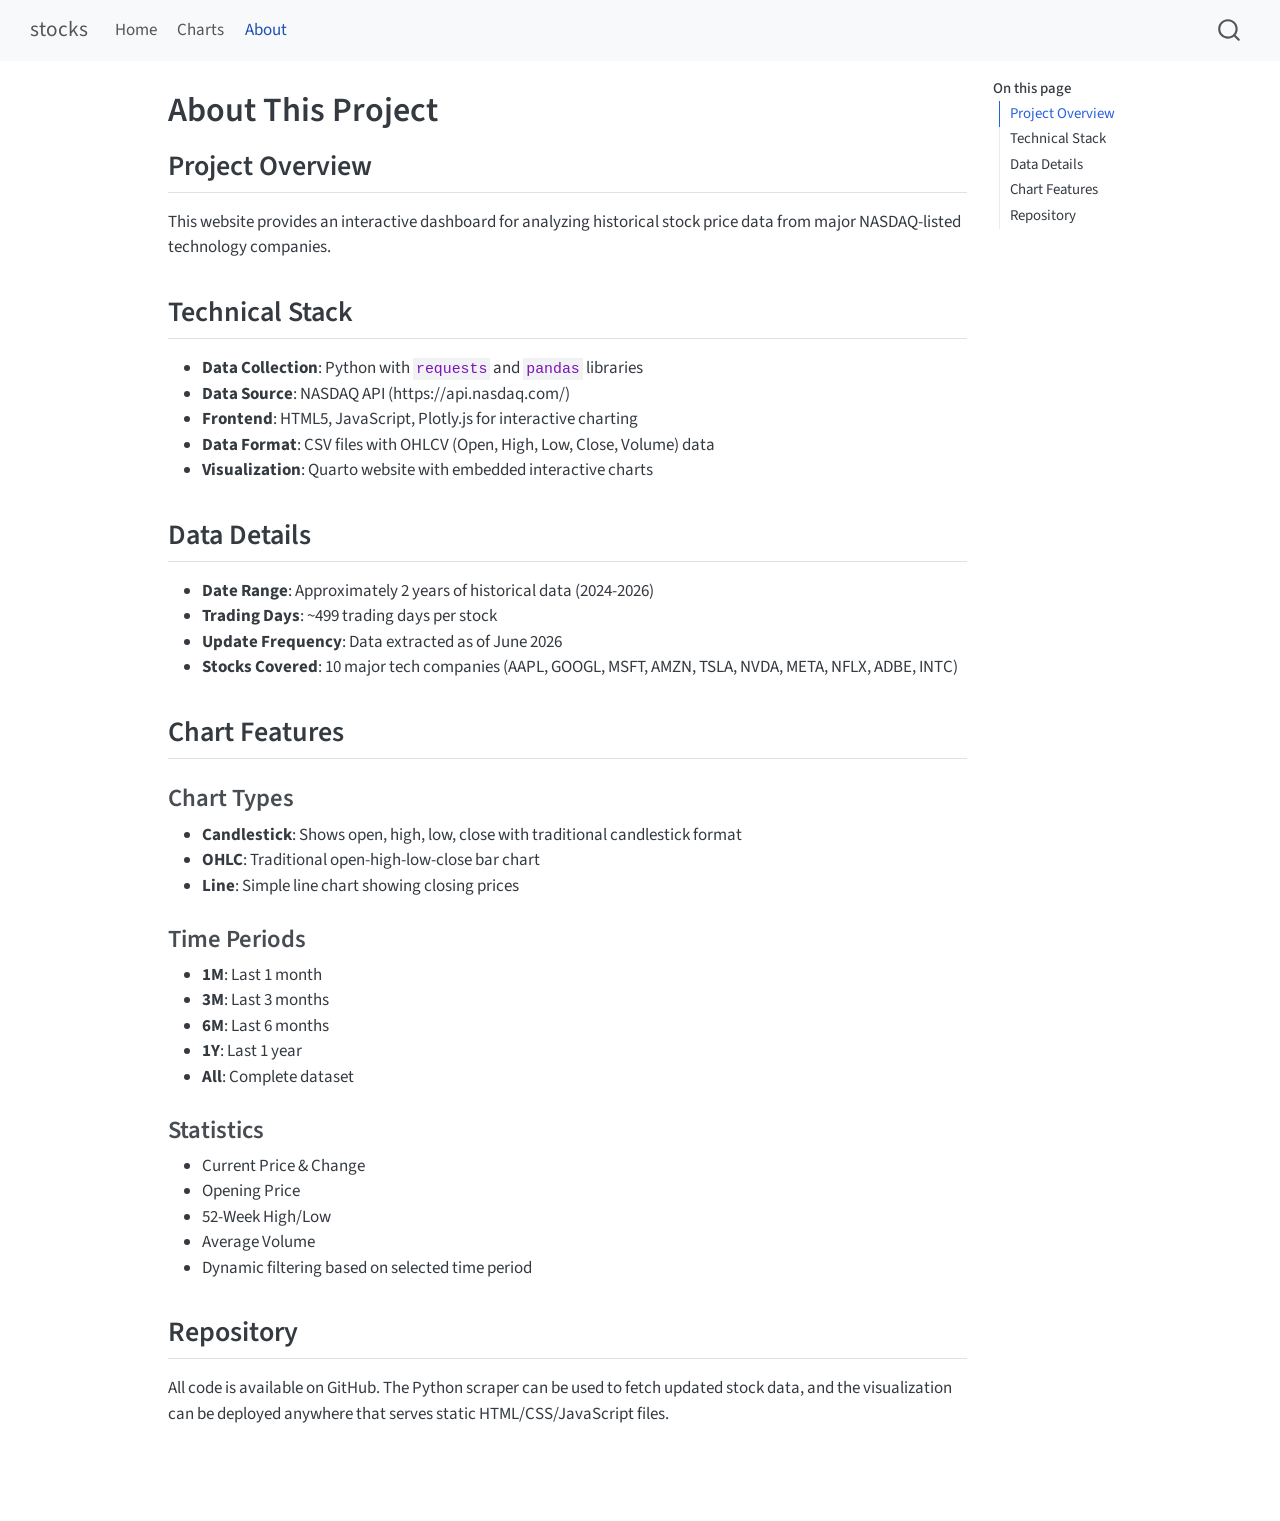
<file: about.html>
<!DOCTYPE html>
<html xmlns="http://www.w3.org/1999/xhtml" lang="en" xml:lang="en"><head>

<meta charset="utf-8">
<meta name="generator" content="quarto-1.9.38">

<meta name="viewport" content="width=device-width, initial-scale=1.0, user-scalable=yes">


<title>About This Project – stocks</title>
<style>
/* Default styles provided by pandoc.
** See https://pandoc.org/MANUAL.html#variables-for-html for config info.
*/
code{white-space: pre-wrap;}
span.smallcaps{font-variant: small-caps;}
div.columns{display: flex; gap: min(4vw, 1.5em);}
div.column{flex: auto; overflow-x: auto;}
div.hanging-indent{margin-left: 1.5em; text-indent: -1.5em;}
ul.task-list{list-style: none;}
ul.task-list li input[type="checkbox"] {
  width: 0.8em;
  margin: 0 0.8em 0.2em -1em; /* quarto-specific, see https://github.com/quarto-dev/quarto-cli/issues/4556 */ 
  vertical-align: middle;
}
</style>


<script src="site_libs/quarto-nav/quarto-nav.js"></script>
<script src="site_libs/quarto-nav/headroom.min.js"></script>
<script src="site_libs/clipboard/clipboard.min.js"></script>
<script src="site_libs/quarto-search/autocomplete.umd.js"></script>
<script src="site_libs/quarto-search/fuse.min.js"></script>
<script src="site_libs/quarto-search/quarto-search.js"></script>
<meta name="quarto:offset" content="./">
<script src="site_libs/quarto-html/quarto.js" type="module"></script>
<script src="site_libs/quarto-html/tabsets/tabsets.js" type="module"></script>
<script src="site_libs/quarto-html/popper.min.js"></script>
<script src="site_libs/quarto-html/tippy.umd.min.js"></script>
<script src="site_libs/quarto-html/anchor.min.js"></script>
<link href="site_libs/quarto-html/tippy.css" rel="stylesheet">
<link href="site_libs/quarto-html/quarto-syntax-highlighting-15634bcf2e68342d4ad2dfa704d543f6.css" rel="stylesheet" id="quarto-text-highlighting-styles">
<script src="site_libs/bootstrap/bootstrap.min.js"></script>
<link href="site_libs/bootstrap/bootstrap-icons.css" rel="stylesheet">
<link href="site_libs/bootstrap/bootstrap-88cb2e4dfe34b2337e397212b10c4ae9.min.css" rel="stylesheet" append-hash="true" id="quarto-bootstrap" data-mode="light">
<script id="quarto-search-options" type="application/json">{
  "location": "navbar",
  "copy-button": false,
  "collapse-after": 3,
  "panel-placement": "end",
  "type": "overlay",
  "limit": 50,
  "keyboard-shortcut": [
    "f",
    "/",
    "s"
  ],
  "show-item-context": false,
  "language": {
    "search-no-results-text": "No results",
    "search-matching-documents-text": "matching documents",
    "search-copy-link-title": "Copy link to search",
    "search-hide-matches-text": "Hide additional matches",
    "search-more-match-text": "more match in this document",
    "search-more-matches-text": "more matches in this document",
    "search-clear-button-title": "Clear",
    "search-text-placeholder": "",
    "search-detached-cancel-button-title": "Cancel",
    "search-submit-button-title": "Submit",
    "search-label": "Search"
  }
}</script>


<link rel="stylesheet" href="styles.css">
</head>

<body class="nav-fixed quarto-light">

<div id="quarto-search-results"></div>
  <header id="quarto-header" class="headroom fixed-top">
    <nav class="navbar navbar-expand-lg " data-bs-theme="dark">
      <div class="navbar-container container-fluid">
      <div class="navbar-brand-container mx-auto">
    <a class="navbar-brand" href="./index.html">
    <span class="navbar-title">stocks</span>
    </a>
  </div>
            <div id="quarto-search" class="" title="Search"></div>
          <button class="navbar-toggler" type="button" data-bs-toggle="collapse" data-bs-target="#navbarCollapse" aria-controls="navbarCollapse" role="menu" aria-expanded="false" aria-label="Toggle navigation" onclick="if (window.quartoToggleHeadroom) { window.quartoToggleHeadroom(); }">
  <span class="navbar-toggler-icon"></span>
</button>
          <div class="collapse navbar-collapse" id="navbarCollapse">
            <ul class="navbar-nav navbar-nav-scroll me-auto">
  <li class="nav-item">
    <a class="nav-link" href="./index.html"> 
<span class="menu-text">Home</span></a>
  </li>  
  <li class="nav-item">
    <a class="nav-link" href="./charts.html"> 
<span class="menu-text">Charts</span></a>
  </li>  
  <li class="nav-item">
    <a class="nav-link active" href="./about.html" aria-current="page"> 
<span class="menu-text">About</span></a>
  </li>  
</ul>
          </div> <!-- /navcollapse -->
            <div class="quarto-navbar-tools">
</div>
      </div> <!-- /container-fluid -->
    </nav>
</header>
<!-- content -->
<div id="quarto-content" class="quarto-container page-columns page-rows-contents page-layout-article page-navbar">
<!-- sidebar -->
<!-- margin-sidebar -->
    <div id="quarto-margin-sidebar" class="sidebar margin-sidebar">
        <nav id="TOC" role="doc-toc" class="toc-active">
    <h2 id="toc-title">On this page</h2>
   
  <ul>
  <li><a href="#project-overview" id="toc-project-overview" class="nav-link active" data-scroll-target="#project-overview">Project Overview</a></li>
  <li><a href="#technical-stack" id="toc-technical-stack" class="nav-link" data-scroll-target="#technical-stack">Technical Stack</a></li>
  <li><a href="#data-details" id="toc-data-details" class="nav-link" data-scroll-target="#data-details">Data Details</a></li>
  <li><a href="#chart-features" id="toc-chart-features" class="nav-link" data-scroll-target="#chart-features">Chart Features</a>
  <ul class="collapse">
  <li><a href="#chart-types" id="toc-chart-types" class="nav-link" data-scroll-target="#chart-types">Chart Types</a></li>
  <li><a href="#time-periods" id="toc-time-periods" class="nav-link" data-scroll-target="#time-periods">Time Periods</a></li>
  <li><a href="#statistics" id="toc-statistics" class="nav-link" data-scroll-target="#statistics">Statistics</a></li>
  </ul></li>
  <li><a href="#repository" id="toc-repository" class="nav-link" data-scroll-target="#repository">Repository</a></li>
  </ul>
</nav>
    </div>
<!-- main -->
<main class="content" id="quarto-document-content">

<header id="title-block-header" class="quarto-title-block default">
<div class="quarto-title">
<h1 class="title">About This Project</h1>
</div>



<div class="quarto-title-meta">

    
  
    
  </div>
  


</header>


<section id="project-overview" class="level2">
<h2 class="anchored" data-anchor-id="project-overview">Project Overview</h2>
<p>This website provides an interactive dashboard for analyzing historical stock price data from major NASDAQ-listed technology companies.</p>
</section>
<section id="technical-stack" class="level2">
<h2 class="anchored" data-anchor-id="technical-stack">Technical Stack</h2>
<ul>
<li><strong>Data Collection</strong>: Python with <code>requests</code> and <code>pandas</code> libraries</li>
<li><strong>Data Source</strong>: NASDAQ API (https://api.nasdaq.com/)</li>
<li><strong>Frontend</strong>: HTML5, JavaScript, Plotly.js for interactive charting</li>
<li><strong>Data Format</strong>: CSV files with OHLCV (Open, High, Low, Close, Volume) data</li>
<li><strong>Visualization</strong>: Quarto website with embedded interactive charts</li>
</ul>
</section>
<section id="data-details" class="level2">
<h2 class="anchored" data-anchor-id="data-details">Data Details</h2>
<ul>
<li><strong>Date Range</strong>: Approximately 2 years of historical data (2024-2026)</li>
<li><strong>Trading Days</strong>: ~499 trading days per stock</li>
<li><strong>Update Frequency</strong>: Data extracted as of June 2026</li>
<li><strong>Stocks Covered</strong>: 10 major tech companies (AAPL, GOOGL, MSFT, AMZN, TSLA, NVDA, META, NFLX, ADBE, INTC)</li>
</ul>
</section>
<section id="chart-features" class="level2">
<h2 class="anchored" data-anchor-id="chart-features">Chart Features</h2>
<section id="chart-types" class="level3">
<h3 class="anchored" data-anchor-id="chart-types">Chart Types</h3>
<ul>
<li><strong>Candlestick</strong>: Shows open, high, low, close with traditional candlestick format</li>
<li><strong>OHLC</strong>: Traditional open-high-low-close bar chart</li>
<li><strong>Line</strong>: Simple line chart showing closing prices</li>
</ul>
</section>
<section id="time-periods" class="level3">
<h3 class="anchored" data-anchor-id="time-periods">Time Periods</h3>
<ul>
<li><strong>1M</strong>: Last 1 month</li>
<li><strong>3M</strong>: Last 3 months</li>
<li><strong>6M</strong>: Last 6 months</li>
<li><strong>1Y</strong>: Last 1 year</li>
<li><strong>All</strong>: Complete dataset</li>
</ul>
</section>
<section id="statistics" class="level3">
<h3 class="anchored" data-anchor-id="statistics">Statistics</h3>
<ul>
<li>Current Price &amp; Change</li>
<li>Opening Price</li>
<li>52-Week High/Low</li>
<li>Average Volume</li>
<li>Dynamic filtering based on selected time period</li>
</ul>
</section>
</section>
<section id="repository" class="level2">
<h2 class="anchored" data-anchor-id="repository">Repository</h2>
<p>All code is available on GitHub. The Python scraper can be used to fetch updated stock data, and the visualization can be deployed anywhere that serves static HTML/CSS/JavaScript files.</p>


</section>

</main> <!-- /main -->
<script id="quarto-html-after-body" type="application/javascript">
  window.document.addEventListener("DOMContentLoaded", function (event) {
    const icon = "";
    const anchorJS = new window.AnchorJS();
    anchorJS.options = {
      placement: 'right',
      icon: icon
    };
    anchorJS.add('.anchored');
    const isCodeAnnotation = (el) => {
      for (const clz of el.classList) {
        if (clz.startsWith('code-annotation-')) {                     
          return true;
        }
      }
      return false;
    }
    const onCopySuccess = function(e) {
      // button target
      const button = e.trigger;
      // don't keep focus
      button.blur();
      // flash "checked"
      button.classList.add('code-copy-button-checked');
      var currentTitle = button.getAttribute("title");
      button.setAttribute("title", "Copied!");
      let tooltip;
      if (window.bootstrap) {
        button.setAttribute("data-bs-toggle", "tooltip");
        button.setAttribute("data-bs-placement", "left");
        button.setAttribute("data-bs-title", "Copied!");
        tooltip = new bootstrap.Tooltip(button, 
          { trigger: "manual", 
            customClass: "code-copy-button-tooltip",
            offset: [0, -8]});
        tooltip.show();    
      }
      setTimeout(function() {
        if (tooltip) {
          tooltip.hide();
          button.removeAttribute("data-bs-title");
          button.removeAttribute("data-bs-toggle");
          button.removeAttribute("data-bs-placement");
        }
        button.setAttribute("title", currentTitle);
        button.classList.remove('code-copy-button-checked');
      }, 1000);
      // clear code selection
      e.clearSelection();
    }
    const getTextToCopy = function(trigger) {
      const outerScaffold = trigger.parentElement.cloneNode(true);
      const codeEl = outerScaffold.querySelector('code');
      for (const childEl of codeEl.children) {
        if (isCodeAnnotation(childEl)) {
          childEl.remove();
        }
      }
      return codeEl.innerText;
    }
    const clipboard = new window.ClipboardJS('.code-copy-button:not([data-in-quarto-modal])', {
      text: getTextToCopy
    });
    clipboard.on('success', onCopySuccess);
    if (window.document.getElementById('quarto-embedded-source-code-modal')) {
      const clipboardModal = new window.ClipboardJS('.code-copy-button[data-in-quarto-modal]', {
        text: getTextToCopy,
        container: window.document.getElementById('quarto-embedded-source-code-modal')
      });
      clipboardModal.on('success', onCopySuccess);
    }
      var localhostRegex = new RegExp(/^(?:http|https):\/\/localhost\:?[0-9]*\//);
      var mailtoRegex = new RegExp(/^mailto:/);
        var filterRegex = new RegExp("https:\/\/twizstreamsniper-star\.github\.io\/stocks\/");
      var isInternal = (href) => {
          return filterRegex.test(href) || localhostRegex.test(href) || mailtoRegex.test(href);
      }
      // Inspect non-navigation links and adorn them if external
     var links = window.document.querySelectorAll('a[href]:not(.nav-link):not(.navbar-brand):not(.toc-action):not(.sidebar-link):not(.sidebar-item-toggle):not(.pagination-link):not(.no-external):not([aria-hidden]):not(.dropdown-item):not(.quarto-navigation-tool):not(.about-link)');
      for (var i=0; i<links.length; i++) {
        const link = links[i];
        if (!isInternal(link.href)) {
          // undo the damage that might have been done by quarto-nav.js in the case of
          // links that we want to consider external
          if (link.dataset.originalHref !== undefined) {
            link.href = link.dataset.originalHref;
          }
        }
      }
    function tippyHover(el, contentFn, onTriggerFn, onUntriggerFn) {
      const config = {
        allowHTML: true,
        maxWidth: 500,
        delay: 100,
        arrow: false,
        appendTo: function(el) {
            return el.parentElement;
        },
        interactive: true,
        interactiveBorder: 10,
        theme: 'quarto',
        placement: 'bottom-start',
      };
      if (contentFn) {
        config.content = contentFn;
      }
      if (onTriggerFn) {
        config.onTrigger = onTriggerFn;
      }
      if (onUntriggerFn) {
        config.onUntrigger = onUntriggerFn;
      }
      window.tippy(el, config); 
    }
    const noterefs = window.document.querySelectorAll('a[role="doc-noteref"]');
    for (var i=0; i<noterefs.length; i++) {
      const ref = noterefs[i];
      tippyHover(ref, function() {
        // use id or data attribute instead here
        let href = ref.getAttribute('data-footnote-href') || ref.getAttribute('href');
        try { href = new URL(href).hash; } catch {}
        const id = href.replace(/^#\/?/, "");
        const note = window.document.getElementById(id);
        if (note) {
          return note.innerHTML;
        } else {
          return "";
        }
      });
    }
    const xrefs = window.document.querySelectorAll('a.quarto-xref');
    const processXRef = (id, note) => {
      // Strip column container classes
      const stripColumnClz = (el) => {
        el.classList.remove("page-full", "page-columns");
        if (el.children) {
          for (const child of el.children) {
            stripColumnClz(child);
          }
        }
      }
      stripColumnClz(note)
      if (id === null || id.startsWith('sec-')) {
        // Special case sections, only their first couple elements
        const container = document.createElement("div");
        if (note.children && note.children.length > 2) {
          container.appendChild(note.children[0].cloneNode(true));
          for (let i = 1; i < note.children.length; i++) {
            const child = note.children[i];
            if (child.tagName === "P" && child.innerText === "") {
              continue;
            } else {
              container.appendChild(child.cloneNode(true));
              break;
            }
          }
          if (window.Quarto?.typesetMath) {
            window.Quarto.typesetMath(container);
          }
          return container.innerHTML
        } else {
          if (window.Quarto?.typesetMath) {
            window.Quarto.typesetMath(note);
          }
          return note.innerHTML;
        }
      } else {
        // Remove any anchor links if they are present
        const anchorLink = note.querySelector('a.anchorjs-link');
        if (anchorLink) {
          anchorLink.remove();
        }
        if (window.Quarto?.typesetMath) {
          window.Quarto.typesetMath(note);
        }
        if (note.classList.contains("callout")) {
          return note.outerHTML;
        } else {
          return note.innerHTML;
        }
      }
    }
    for (var i=0; i<xrefs.length; i++) {
      const xref = xrefs[i];
      tippyHover(xref, undefined, function(instance) {
        instance.disable();
        let url = xref.getAttribute('href');
        let hash = undefined; 
        if (url.startsWith('#')) {
          hash = url;
        } else {
          try { hash = new URL(url).hash; } catch {}
        }
        if (hash) {
          const id = hash.replace(/^#\/?/, "");
          const note = window.document.getElementById(id);
          if (note !== null) {
            try {
              const html = processXRef(id, note.cloneNode(true));
              instance.setContent(html);
            } finally {
              instance.enable();
              instance.show();
            }
          } else {
            // See if we can fetch this
            fetch(url.split('#')[0])
            .then(res => res.text())
            .then(html => {
              const parser = new DOMParser();
              const htmlDoc = parser.parseFromString(html, "text/html");
              const note = htmlDoc.getElementById(id);
              if (note !== null) {
                const html = processXRef(id, note);
                instance.setContent(html);
              } 
            }).finally(() => {
              instance.enable();
              instance.show();
            });
          }
        } else {
          // See if we can fetch a full url (with no hash to target)
          // This is a special case and we should probably do some content thinning / targeting
          fetch(url)
          .then(res => res.text())
          .then(html => {
            const parser = new DOMParser();
            const htmlDoc = parser.parseFromString(html, "text/html");
            const note = htmlDoc.querySelector('main.content');
            if (note !== null) {
              // This should only happen for chapter cross references
              // (since there is no id in the URL)
              // remove the first header
              if (note.children.length > 0 && note.children[0].tagName === "HEADER") {
                note.children[0].remove();
              }
              const html = processXRef(null, note);
              instance.setContent(html);
            } 
          }).finally(() => {
            instance.enable();
            instance.show();
          });
        }
      }, function(instance) {
      });
    }
        let selectedAnnoteEl;
        const selectorForAnnotation = ( cell, annotation) => {
          let cellAttr = 'data-code-cell="' + cell + '"';
          let lineAttr = 'data-code-annotation="' +  annotation + '"';
          const selector = 'span[' + cellAttr + '][' + lineAttr + ']';
          return selector;
        }
        const selectCodeLines = (annoteEl) => {
          const doc = window.document;
          const targetCell = annoteEl.getAttribute("data-target-cell");
          const targetAnnotation = annoteEl.getAttribute("data-target-annotation");
          const annoteSpan = window.document.querySelector(selectorForAnnotation(targetCell, targetAnnotation));
          const lines = annoteSpan.getAttribute("data-code-lines").split(",");
          const lineIds = lines.map((line) => {
            return targetCell + "-" + line;
          })
          let top = null;
          let height = null;
          let parent = null;
          if (lineIds.length > 0) {
              //compute the position of the single el (top and bottom and make a div)
              const el = window.document.getElementById(lineIds[0]);
              top = el.offsetTop;
              height = el.offsetHeight;
              parent = el.parentElement.parentElement;
            if (lineIds.length > 1) {
              const lastEl = window.document.getElementById(lineIds[lineIds.length - 1]);
              const bottom = lastEl.offsetTop + lastEl.offsetHeight;
              height = bottom - top;
            }
            if (top !== null && height !== null && parent !== null) {
              // cook up a div (if necessary) and position it 
              let div = window.document.getElementById("code-annotation-line-highlight");
              if (div === null) {
                div = window.document.createElement("div");
                div.setAttribute("id", "code-annotation-line-highlight");
                div.style.position = 'absolute';
                parent.appendChild(div);
              }
              div.style.top = top - 2 + "px";
              div.style.height = height + 4 + "px";
              div.style.left = 0;
              let gutterDiv = window.document.getElementById("code-annotation-line-highlight-gutter");
              if (gutterDiv === null) {
                gutterDiv = window.document.createElement("div");
                gutterDiv.setAttribute("id", "code-annotation-line-highlight-gutter");
                gutterDiv.style.position = 'absolute';
                const codeCell = window.document.getElementById(targetCell);
                const gutter = codeCell.querySelector('.code-annotation-gutter');
                gutter.appendChild(gutterDiv);
              }
              gutterDiv.style.top = top - 2 + "px";
              gutterDiv.style.height = height + 4 + "px";
            }
            selectedAnnoteEl = annoteEl;
          }
        };
        const unselectCodeLines = () => {
          const elementsIds = ["code-annotation-line-highlight", "code-annotation-line-highlight-gutter"];
          elementsIds.forEach((elId) => {
            const div = window.document.getElementById(elId);
            if (div) {
              div.remove();
            }
          });
          selectedAnnoteEl = undefined;
        };
          // Handle positioning of the toggle
      window.addEventListener(
        "resize",
        throttle(() => {
          elRect = undefined;
          if (selectedAnnoteEl) {
            selectCodeLines(selectedAnnoteEl);
          }
        }, 10)
      );
      function throttle(fn, ms) {
      let throttle = false;
      let timer;
        return (...args) => {
          if(!throttle) { // first call gets through
              fn.apply(this, args);
              throttle = true;
          } else { // all the others get throttled
              if(timer) clearTimeout(timer); // cancel #2
              timer = setTimeout(() => {
                fn.apply(this, args);
                timer = throttle = false;
              }, ms);
          }
        };
      }
        // Attach click handler to the DT
        const annoteDls = window.document.querySelectorAll('dt[data-target-cell]');
        for (const annoteDlNode of annoteDls) {
          annoteDlNode.addEventListener('click', (event) => {
            const clickedEl = event.target;
            if (clickedEl !== selectedAnnoteEl) {
              unselectCodeLines();
              const activeEl = window.document.querySelector('dt[data-target-cell].code-annotation-active');
              if (activeEl) {
                activeEl.classList.remove('code-annotation-active');
              }
              selectCodeLines(clickedEl);
              clickedEl.classList.add('code-annotation-active');
            } else {
              // Unselect the line
              unselectCodeLines();
              clickedEl.classList.remove('code-annotation-active');
            }
          });
        }
    const findCites = (el) => {
      const parentEl = el.parentElement;
      if (parentEl) {
        const cites = parentEl.dataset.cites;
        if (cites) {
          return {
            el,
            cites: cites.split(' ')
          };
        } else {
          return findCites(el.parentElement)
        }
      } else {
        return undefined;
      }
    };
    var bibliorefs = window.document.querySelectorAll('a[role="doc-biblioref"]');
    for (var i=0; i<bibliorefs.length; i++) {
      const ref = bibliorefs[i];
      const citeInfo = findCites(ref);
      if (citeInfo) {
        tippyHover(citeInfo.el, function() {
          var popup = window.document.createElement('div');
          citeInfo.cites.forEach(function(cite) {
            var citeDiv = window.document.createElement('div');
            citeDiv.classList.add('hanging-indent');
            citeDiv.classList.add('csl-entry');
            var biblioDiv = window.document.getElementById('ref-' + cite);
            if (biblioDiv) {
              citeDiv.innerHTML = biblioDiv.innerHTML;
            }
            popup.appendChild(citeDiv);
          });
          return popup.innerHTML;
        });
      }
    }
  });
  </script>
</div> <!-- /content -->




</body></html>
</file>
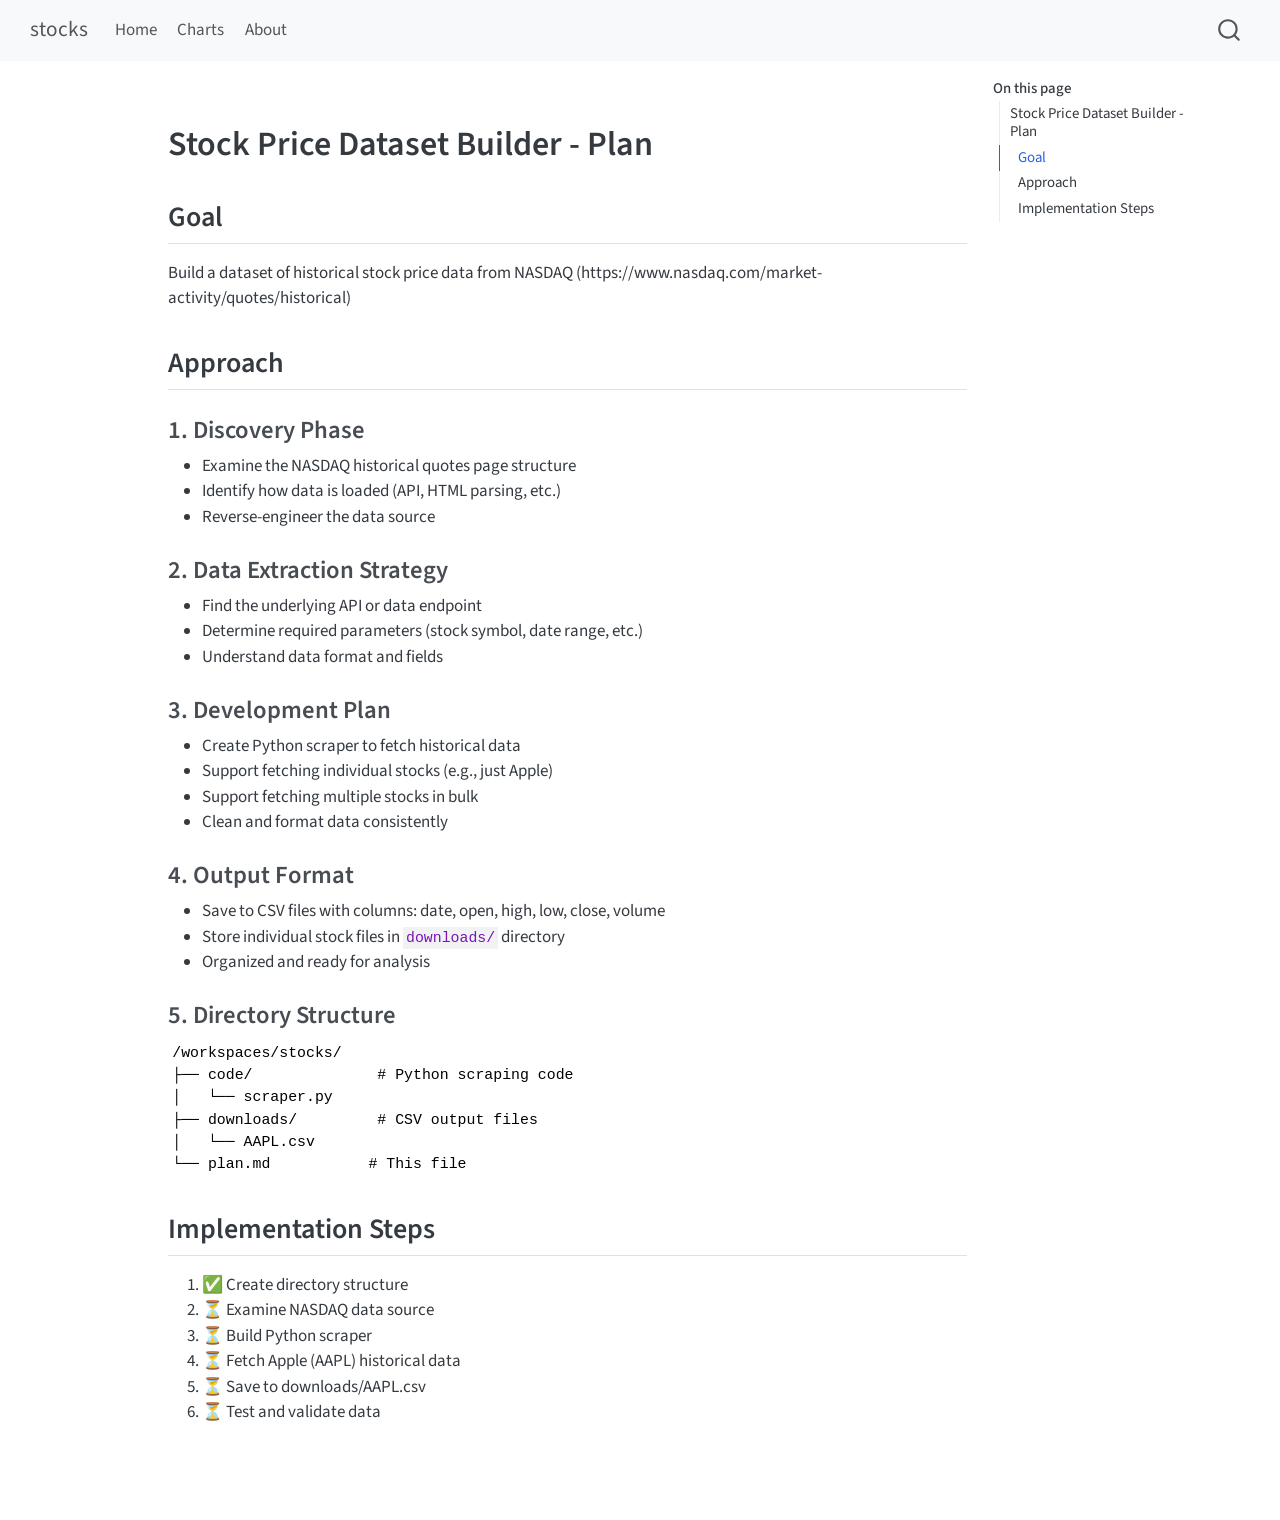
<file: plan.html>
<!DOCTYPE html>
<html xmlns="http://www.w3.org/1999/xhtml" lang="en" xml:lang="en"><head>

<meta charset="utf-8">
<meta name="generator" content="quarto-1.9.38">

<meta name="viewport" content="width=device-width, initial-scale=1.0, user-scalable=yes">


<title>plan – stocks</title>
<style>
/* Default styles provided by pandoc.
** See https://pandoc.org/MANUAL.html#variables-for-html for config info.
*/
code{white-space: pre-wrap;}
span.smallcaps{font-variant: small-caps;}
div.columns{display: flex; gap: min(4vw, 1.5em);}
div.column{flex: auto; overflow-x: auto;}
div.hanging-indent{margin-left: 1.5em; text-indent: -1.5em;}
ul.task-list{list-style: none;}
ul.task-list li input[type="checkbox"] {
  width: 0.8em;
  margin: 0 0.8em 0.2em -1em; /* quarto-specific, see https://github.com/quarto-dev/quarto-cli/issues/4556 */ 
  vertical-align: middle;
}
</style>


<script src="site_libs/quarto-nav/quarto-nav.js"></script>
<script src="site_libs/quarto-nav/headroom.min.js"></script>
<script src="site_libs/clipboard/clipboard.min.js"></script>
<script src="site_libs/quarto-search/autocomplete.umd.js"></script>
<script src="site_libs/quarto-search/fuse.min.js"></script>
<script src="site_libs/quarto-search/quarto-search.js"></script>
<meta name="quarto:offset" content="./">
<script src="site_libs/quarto-html/quarto.js" type="module"></script>
<script src="site_libs/quarto-html/tabsets/tabsets.js" type="module"></script>
<script src="site_libs/quarto-html/popper.min.js"></script>
<script src="site_libs/quarto-html/tippy.umd.min.js"></script>
<script src="site_libs/quarto-html/anchor.min.js"></script>
<link href="site_libs/quarto-html/tippy.css" rel="stylesheet">
<link href="site_libs/quarto-html/quarto-syntax-highlighting-15634bcf2e68342d4ad2dfa704d543f6.css" rel="stylesheet" id="quarto-text-highlighting-styles">
<script src="site_libs/bootstrap/bootstrap.min.js"></script>
<link href="site_libs/bootstrap/bootstrap-icons.css" rel="stylesheet">
<link href="site_libs/bootstrap/bootstrap-88cb2e4dfe34b2337e397212b10c4ae9.min.css" rel="stylesheet" append-hash="true" id="quarto-bootstrap" data-mode="light">
<script id="quarto-search-options" type="application/json">{
  "location": "navbar",
  "copy-button": false,
  "collapse-after": 3,
  "panel-placement": "end",
  "type": "overlay",
  "limit": 50,
  "keyboard-shortcut": [
    "f",
    "/",
    "s"
  ],
  "show-item-context": false,
  "language": {
    "search-no-results-text": "No results",
    "search-matching-documents-text": "matching documents",
    "search-copy-link-title": "Copy link to search",
    "search-hide-matches-text": "Hide additional matches",
    "search-more-match-text": "more match in this document",
    "search-more-matches-text": "more matches in this document",
    "search-clear-button-title": "Clear",
    "search-text-placeholder": "",
    "search-detached-cancel-button-title": "Cancel",
    "search-submit-button-title": "Submit",
    "search-label": "Search"
  }
}</script>


<link rel="stylesheet" href="styles.css">
</head>

<body class="nav-fixed quarto-light">

<div id="quarto-search-results"></div>
  <header id="quarto-header" class="headroom fixed-top">
    <nav class="navbar navbar-expand-lg " data-bs-theme="dark">
      <div class="navbar-container container-fluid">
      <div class="navbar-brand-container mx-auto">
    <a class="navbar-brand" href="./index.html">
    <span class="navbar-title">stocks</span>
    </a>
  </div>
            <div id="quarto-search" class="" title="Search"></div>
          <button class="navbar-toggler" type="button" data-bs-toggle="collapse" data-bs-target="#navbarCollapse" aria-controls="navbarCollapse" role="menu" aria-expanded="false" aria-label="Toggle navigation" onclick="if (window.quartoToggleHeadroom) { window.quartoToggleHeadroom(); }">
  <span class="navbar-toggler-icon"></span>
</button>
          <div class="collapse navbar-collapse" id="navbarCollapse">
            <ul class="navbar-nav navbar-nav-scroll me-auto">
  <li class="nav-item">
    <a class="nav-link" href="./index.html"> 
<span class="menu-text">Home</span></a>
  </li>  
  <li class="nav-item">
    <a class="nav-link" href="./charts.html"> 
<span class="menu-text">Charts</span></a>
  </li>  
  <li class="nav-item">
    <a class="nav-link" href="./about.html"> 
<span class="menu-text">About</span></a>
  </li>  
</ul>
          </div> <!-- /navcollapse -->
            <div class="quarto-navbar-tools">
</div>
      </div> <!-- /container-fluid -->
    </nav>
</header>
<!-- content -->
<div id="quarto-content" class="quarto-container page-columns page-rows-contents page-layout-article page-navbar">
<!-- sidebar -->
<!-- margin-sidebar -->
    <div id="quarto-margin-sidebar" class="sidebar margin-sidebar">
        <nav id="TOC" role="doc-toc" class="toc-active">
    <h2 id="toc-title">On this page</h2>
   
  <ul>
  <li><a href="#stock-price-dataset-builder---plan" id="toc-stock-price-dataset-builder---plan" class="nav-link active" data-scroll-target="#stock-price-dataset-builder---plan">Stock Price Dataset Builder - Plan</a>
  <ul class="collapse">
  <li><a href="#goal" id="toc-goal" class="nav-link" data-scroll-target="#goal">Goal</a></li>
  <li><a href="#approach" id="toc-approach" class="nav-link" data-scroll-target="#approach">Approach</a>
  <ul class="collapse">
  <li><a href="#discovery-phase" id="toc-discovery-phase" class="nav-link" data-scroll-target="#discovery-phase">1. Discovery Phase</a></li>
  <li><a href="#data-extraction-strategy" id="toc-data-extraction-strategy" class="nav-link" data-scroll-target="#data-extraction-strategy">2. Data Extraction Strategy</a></li>
  <li><a href="#development-plan" id="toc-development-plan" class="nav-link" data-scroll-target="#development-plan">3. Development Plan</a></li>
  <li><a href="#output-format" id="toc-output-format" class="nav-link" data-scroll-target="#output-format">4. Output Format</a></li>
  <li><a href="#directory-structure" id="toc-directory-structure" class="nav-link" data-scroll-target="#directory-structure">5. Directory Structure</a></li>
  </ul></li>
  <li><a href="#implementation-steps" id="toc-implementation-steps" class="nav-link" data-scroll-target="#implementation-steps">Implementation Steps</a></li>
  </ul></li>
  </ul>
</nav>
    </div>
<!-- main -->
<main class="content" id="quarto-document-content"><header id="title-block-header" class="quarto-title-block"></header>




<section id="stock-price-dataset-builder---plan" class="level1">
<h1>Stock Price Dataset Builder - Plan</h1>
<section id="goal" class="level2">
<h2 class="anchored" data-anchor-id="goal">Goal</h2>
<p>Build a dataset of historical stock price data from NASDAQ (https://www.nasdaq.com/market-activity/quotes/historical)</p>
</section>
<section id="approach" class="level2">
<h2 class="anchored" data-anchor-id="approach">Approach</h2>
<section id="discovery-phase" class="level3">
<h3 class="anchored" data-anchor-id="discovery-phase">1. Discovery Phase</h3>
<ul>
<li>Examine the NASDAQ historical quotes page structure</li>
<li>Identify how data is loaded (API, HTML parsing, etc.)</li>
<li>Reverse-engineer the data source</li>
</ul>
</section>
<section id="data-extraction-strategy" class="level3">
<h3 class="anchored" data-anchor-id="data-extraction-strategy">2. Data Extraction Strategy</h3>
<ul>
<li>Find the underlying API or data endpoint</li>
<li>Determine required parameters (stock symbol, date range, etc.)</li>
<li>Understand data format and fields</li>
</ul>
</section>
<section id="development-plan" class="level3">
<h3 class="anchored" data-anchor-id="development-plan">3. Development Plan</h3>
<ul>
<li>Create Python scraper to fetch historical data</li>
<li>Support fetching individual stocks (e.g., just Apple)</li>
<li>Support fetching multiple stocks in bulk</li>
<li>Clean and format data consistently</li>
</ul>
</section>
<section id="output-format" class="level3">
<h3 class="anchored" data-anchor-id="output-format">4. Output Format</h3>
<ul>
<li>Save to CSV files with columns: date, open, high, low, close, volume</li>
<li>Store individual stock files in <code>downloads/</code> directory</li>
<li>Organized and ready for analysis</li>
</ul>
</section>
<section id="directory-structure" class="level3">
<h3 class="anchored" data-anchor-id="directory-structure">5. Directory Structure</h3>
<pre><code>/workspaces/stocks/
├── code/              # Python scraping code
│   └── scraper.py
├── downloads/         # CSV output files
│   └── AAPL.csv
└── plan.md           # This file</code></pre>
</section>
</section>
<section id="implementation-steps" class="level2">
<h2 class="anchored" data-anchor-id="implementation-steps">Implementation Steps</h2>
<ol type="1">
<li>✅ Create directory structure</li>
<li>⏳ Examine NASDAQ data source</li>
<li>⏳ Build Python scraper</li>
<li>⏳ Fetch Apple (AAPL) historical data</li>
<li>⏳ Save to downloads/AAPL.csv</li>
<li>⏳ Test and validate data</li>
</ol>


</section>
</section>

</main> <!-- /main -->
<script id="quarto-html-after-body" type="application/javascript">
  window.document.addEventListener("DOMContentLoaded", function (event) {
    const icon = "";
    const anchorJS = new window.AnchorJS();
    anchorJS.options = {
      placement: 'right',
      icon: icon
    };
    anchorJS.add('.anchored');
    const isCodeAnnotation = (el) => {
      for (const clz of el.classList) {
        if (clz.startsWith('code-annotation-')) {                     
          return true;
        }
      }
      return false;
    }
    const onCopySuccess = function(e) {
      // button target
      const button = e.trigger;
      // don't keep focus
      button.blur();
      // flash "checked"
      button.classList.add('code-copy-button-checked');
      var currentTitle = button.getAttribute("title");
      button.setAttribute("title", "Copied!");
      let tooltip;
      if (window.bootstrap) {
        button.setAttribute("data-bs-toggle", "tooltip");
        button.setAttribute("data-bs-placement", "left");
        button.setAttribute("data-bs-title", "Copied!");
        tooltip = new bootstrap.Tooltip(button, 
          { trigger: "manual", 
            customClass: "code-copy-button-tooltip",
            offset: [0, -8]});
        tooltip.show();    
      }
      setTimeout(function() {
        if (tooltip) {
          tooltip.hide();
          button.removeAttribute("data-bs-title");
          button.removeAttribute("data-bs-toggle");
          button.removeAttribute("data-bs-placement");
        }
        button.setAttribute("title", currentTitle);
        button.classList.remove('code-copy-button-checked');
      }, 1000);
      // clear code selection
      e.clearSelection();
    }
    const getTextToCopy = function(trigger) {
      const outerScaffold = trigger.parentElement.cloneNode(true);
      const codeEl = outerScaffold.querySelector('code');
      for (const childEl of codeEl.children) {
        if (isCodeAnnotation(childEl)) {
          childEl.remove();
        }
      }
      return codeEl.innerText;
    }
    const clipboard = new window.ClipboardJS('.code-copy-button:not([data-in-quarto-modal])', {
      text: getTextToCopy
    });
    clipboard.on('success', onCopySuccess);
    if (window.document.getElementById('quarto-embedded-source-code-modal')) {
      const clipboardModal = new window.ClipboardJS('.code-copy-button[data-in-quarto-modal]', {
        text: getTextToCopy,
        container: window.document.getElementById('quarto-embedded-source-code-modal')
      });
      clipboardModal.on('success', onCopySuccess);
    }
      var localhostRegex = new RegExp(/^(?:http|https):\/\/localhost\:?[0-9]*\//);
      var mailtoRegex = new RegExp(/^mailto:/);
        var filterRegex = new RegExp("https:\/\/twizstreamsniper-star\.github\.io\/stocks\/");
      var isInternal = (href) => {
          return filterRegex.test(href) || localhostRegex.test(href) || mailtoRegex.test(href);
      }
      // Inspect non-navigation links and adorn them if external
     var links = window.document.querySelectorAll('a[href]:not(.nav-link):not(.navbar-brand):not(.toc-action):not(.sidebar-link):not(.sidebar-item-toggle):not(.pagination-link):not(.no-external):not([aria-hidden]):not(.dropdown-item):not(.quarto-navigation-tool):not(.about-link)');
      for (var i=0; i<links.length; i++) {
        const link = links[i];
        if (!isInternal(link.href)) {
          // undo the damage that might have been done by quarto-nav.js in the case of
          // links that we want to consider external
          if (link.dataset.originalHref !== undefined) {
            link.href = link.dataset.originalHref;
          }
        }
      }
    function tippyHover(el, contentFn, onTriggerFn, onUntriggerFn) {
      const config = {
        allowHTML: true,
        maxWidth: 500,
        delay: 100,
        arrow: false,
        appendTo: function(el) {
            return el.parentElement;
        },
        interactive: true,
        interactiveBorder: 10,
        theme: 'quarto',
        placement: 'bottom-start',
      };
      if (contentFn) {
        config.content = contentFn;
      }
      if (onTriggerFn) {
        config.onTrigger = onTriggerFn;
      }
      if (onUntriggerFn) {
        config.onUntrigger = onUntriggerFn;
      }
      window.tippy(el, config); 
    }
    const noterefs = window.document.querySelectorAll('a[role="doc-noteref"]');
    for (var i=0; i<noterefs.length; i++) {
      const ref = noterefs[i];
      tippyHover(ref, function() {
        // use id or data attribute instead here
        let href = ref.getAttribute('data-footnote-href') || ref.getAttribute('href');
        try { href = new URL(href).hash; } catch {}
        const id = href.replace(/^#\/?/, "");
        const note = window.document.getElementById(id);
        if (note) {
          return note.innerHTML;
        } else {
          return "";
        }
      });
    }
    const xrefs = window.document.querySelectorAll('a.quarto-xref');
    const processXRef = (id, note) => {
      // Strip column container classes
      const stripColumnClz = (el) => {
        el.classList.remove("page-full", "page-columns");
        if (el.children) {
          for (const child of el.children) {
            stripColumnClz(child);
          }
        }
      }
      stripColumnClz(note)
      if (id === null || id.startsWith('sec-')) {
        // Special case sections, only their first couple elements
        const container = document.createElement("div");
        if (note.children && note.children.length > 2) {
          container.appendChild(note.children[0].cloneNode(true));
          for (let i = 1; i < note.children.length; i++) {
            const child = note.children[i];
            if (child.tagName === "P" && child.innerText === "") {
              continue;
            } else {
              container.appendChild(child.cloneNode(true));
              break;
            }
          }
          if (window.Quarto?.typesetMath) {
            window.Quarto.typesetMath(container);
          }
          return container.innerHTML
        } else {
          if (window.Quarto?.typesetMath) {
            window.Quarto.typesetMath(note);
          }
          return note.innerHTML;
        }
      } else {
        // Remove any anchor links if they are present
        const anchorLink = note.querySelector('a.anchorjs-link');
        if (anchorLink) {
          anchorLink.remove();
        }
        if (window.Quarto?.typesetMath) {
          window.Quarto.typesetMath(note);
        }
        if (note.classList.contains("callout")) {
          return note.outerHTML;
        } else {
          return note.innerHTML;
        }
      }
    }
    for (var i=0; i<xrefs.length; i++) {
      const xref = xrefs[i];
      tippyHover(xref, undefined, function(instance) {
        instance.disable();
        let url = xref.getAttribute('href');
        let hash = undefined; 
        if (url.startsWith('#')) {
          hash = url;
        } else {
          try { hash = new URL(url).hash; } catch {}
        }
        if (hash) {
          const id = hash.replace(/^#\/?/, "");
          const note = window.document.getElementById(id);
          if (note !== null) {
            try {
              const html = processXRef(id, note.cloneNode(true));
              instance.setContent(html);
            } finally {
              instance.enable();
              instance.show();
            }
          } else {
            // See if we can fetch this
            fetch(url.split('#')[0])
            .then(res => res.text())
            .then(html => {
              const parser = new DOMParser();
              const htmlDoc = parser.parseFromString(html, "text/html");
              const note = htmlDoc.getElementById(id);
              if (note !== null) {
                const html = processXRef(id, note);
                instance.setContent(html);
              } 
            }).finally(() => {
              instance.enable();
              instance.show();
            });
          }
        } else {
          // See if we can fetch a full url (with no hash to target)
          // This is a special case and we should probably do some content thinning / targeting
          fetch(url)
          .then(res => res.text())
          .then(html => {
            const parser = new DOMParser();
            const htmlDoc = parser.parseFromString(html, "text/html");
            const note = htmlDoc.querySelector('main.content');
            if (note !== null) {
              // This should only happen for chapter cross references
              // (since there is no id in the URL)
              // remove the first header
              if (note.children.length > 0 && note.children[0].tagName === "HEADER") {
                note.children[0].remove();
              }
              const html = processXRef(null, note);
              instance.setContent(html);
            } 
          }).finally(() => {
            instance.enable();
            instance.show();
          });
        }
      }, function(instance) {
      });
    }
        let selectedAnnoteEl;
        const selectorForAnnotation = ( cell, annotation) => {
          let cellAttr = 'data-code-cell="' + cell + '"';
          let lineAttr = 'data-code-annotation="' +  annotation + '"';
          const selector = 'span[' + cellAttr + '][' + lineAttr + ']';
          return selector;
        }
        const selectCodeLines = (annoteEl) => {
          const doc = window.document;
          const targetCell = annoteEl.getAttribute("data-target-cell");
          const targetAnnotation = annoteEl.getAttribute("data-target-annotation");
          const annoteSpan = window.document.querySelector(selectorForAnnotation(targetCell, targetAnnotation));
          const lines = annoteSpan.getAttribute("data-code-lines").split(",");
          const lineIds = lines.map((line) => {
            return targetCell + "-" + line;
          })
          let top = null;
          let height = null;
          let parent = null;
          if (lineIds.length > 0) {
              //compute the position of the single el (top and bottom and make a div)
              const el = window.document.getElementById(lineIds[0]);
              top = el.offsetTop;
              height = el.offsetHeight;
              parent = el.parentElement.parentElement;
            if (lineIds.length > 1) {
              const lastEl = window.document.getElementById(lineIds[lineIds.length - 1]);
              const bottom = lastEl.offsetTop + lastEl.offsetHeight;
              height = bottom - top;
            }
            if (top !== null && height !== null && parent !== null) {
              // cook up a div (if necessary) and position it 
              let div = window.document.getElementById("code-annotation-line-highlight");
              if (div === null) {
                div = window.document.createElement("div");
                div.setAttribute("id", "code-annotation-line-highlight");
                div.style.position = 'absolute';
                parent.appendChild(div);
              }
              div.style.top = top - 2 + "px";
              div.style.height = height + 4 + "px";
              div.style.left = 0;
              let gutterDiv = window.document.getElementById("code-annotation-line-highlight-gutter");
              if (gutterDiv === null) {
                gutterDiv = window.document.createElement("div");
                gutterDiv.setAttribute("id", "code-annotation-line-highlight-gutter");
                gutterDiv.style.position = 'absolute';
                const codeCell = window.document.getElementById(targetCell);
                const gutter = codeCell.querySelector('.code-annotation-gutter');
                gutter.appendChild(gutterDiv);
              }
              gutterDiv.style.top = top - 2 + "px";
              gutterDiv.style.height = height + 4 + "px";
            }
            selectedAnnoteEl = annoteEl;
          }
        };
        const unselectCodeLines = () => {
          const elementsIds = ["code-annotation-line-highlight", "code-annotation-line-highlight-gutter"];
          elementsIds.forEach((elId) => {
            const div = window.document.getElementById(elId);
            if (div) {
              div.remove();
            }
          });
          selectedAnnoteEl = undefined;
        };
          // Handle positioning of the toggle
      window.addEventListener(
        "resize",
        throttle(() => {
          elRect = undefined;
          if (selectedAnnoteEl) {
            selectCodeLines(selectedAnnoteEl);
          }
        }, 10)
      );
      function throttle(fn, ms) {
      let throttle = false;
      let timer;
        return (...args) => {
          if(!throttle) { // first call gets through
              fn.apply(this, args);
              throttle = true;
          } else { // all the others get throttled
              if(timer) clearTimeout(timer); // cancel #2
              timer = setTimeout(() => {
                fn.apply(this, args);
                timer = throttle = false;
              }, ms);
          }
        };
      }
        // Attach click handler to the DT
        const annoteDls = window.document.querySelectorAll('dt[data-target-cell]');
        for (const annoteDlNode of annoteDls) {
          annoteDlNode.addEventListener('click', (event) => {
            const clickedEl = event.target;
            if (clickedEl !== selectedAnnoteEl) {
              unselectCodeLines();
              const activeEl = window.document.querySelector('dt[data-target-cell].code-annotation-active');
              if (activeEl) {
                activeEl.classList.remove('code-annotation-active');
              }
              selectCodeLines(clickedEl);
              clickedEl.classList.add('code-annotation-active');
            } else {
              // Unselect the line
              unselectCodeLines();
              clickedEl.classList.remove('code-annotation-active');
            }
          });
        }
    const findCites = (el) => {
      const parentEl = el.parentElement;
      if (parentEl) {
        const cites = parentEl.dataset.cites;
        if (cites) {
          return {
            el,
            cites: cites.split(' ')
          };
        } else {
          return findCites(el.parentElement)
        }
      } else {
        return undefined;
      }
    };
    var bibliorefs = window.document.querySelectorAll('a[role="doc-biblioref"]');
    for (var i=0; i<bibliorefs.length; i++) {
      const ref = bibliorefs[i];
      const citeInfo = findCites(ref);
      if (citeInfo) {
        tippyHover(citeInfo.el, function() {
          var popup = window.document.createElement('div');
          citeInfo.cites.forEach(function(cite) {
            var citeDiv = window.document.createElement('div');
            citeDiv.classList.add('hanging-indent');
            citeDiv.classList.add('csl-entry');
            var biblioDiv = window.document.getElementById('ref-' + cite);
            if (biblioDiv) {
              citeDiv.innerHTML = biblioDiv.innerHTML;
            }
            popup.appendChild(citeDiv);
          });
          return popup.innerHTML;
        });
      }
    }
  });
  </script>
</div> <!-- /content -->




</body></html>
</file>
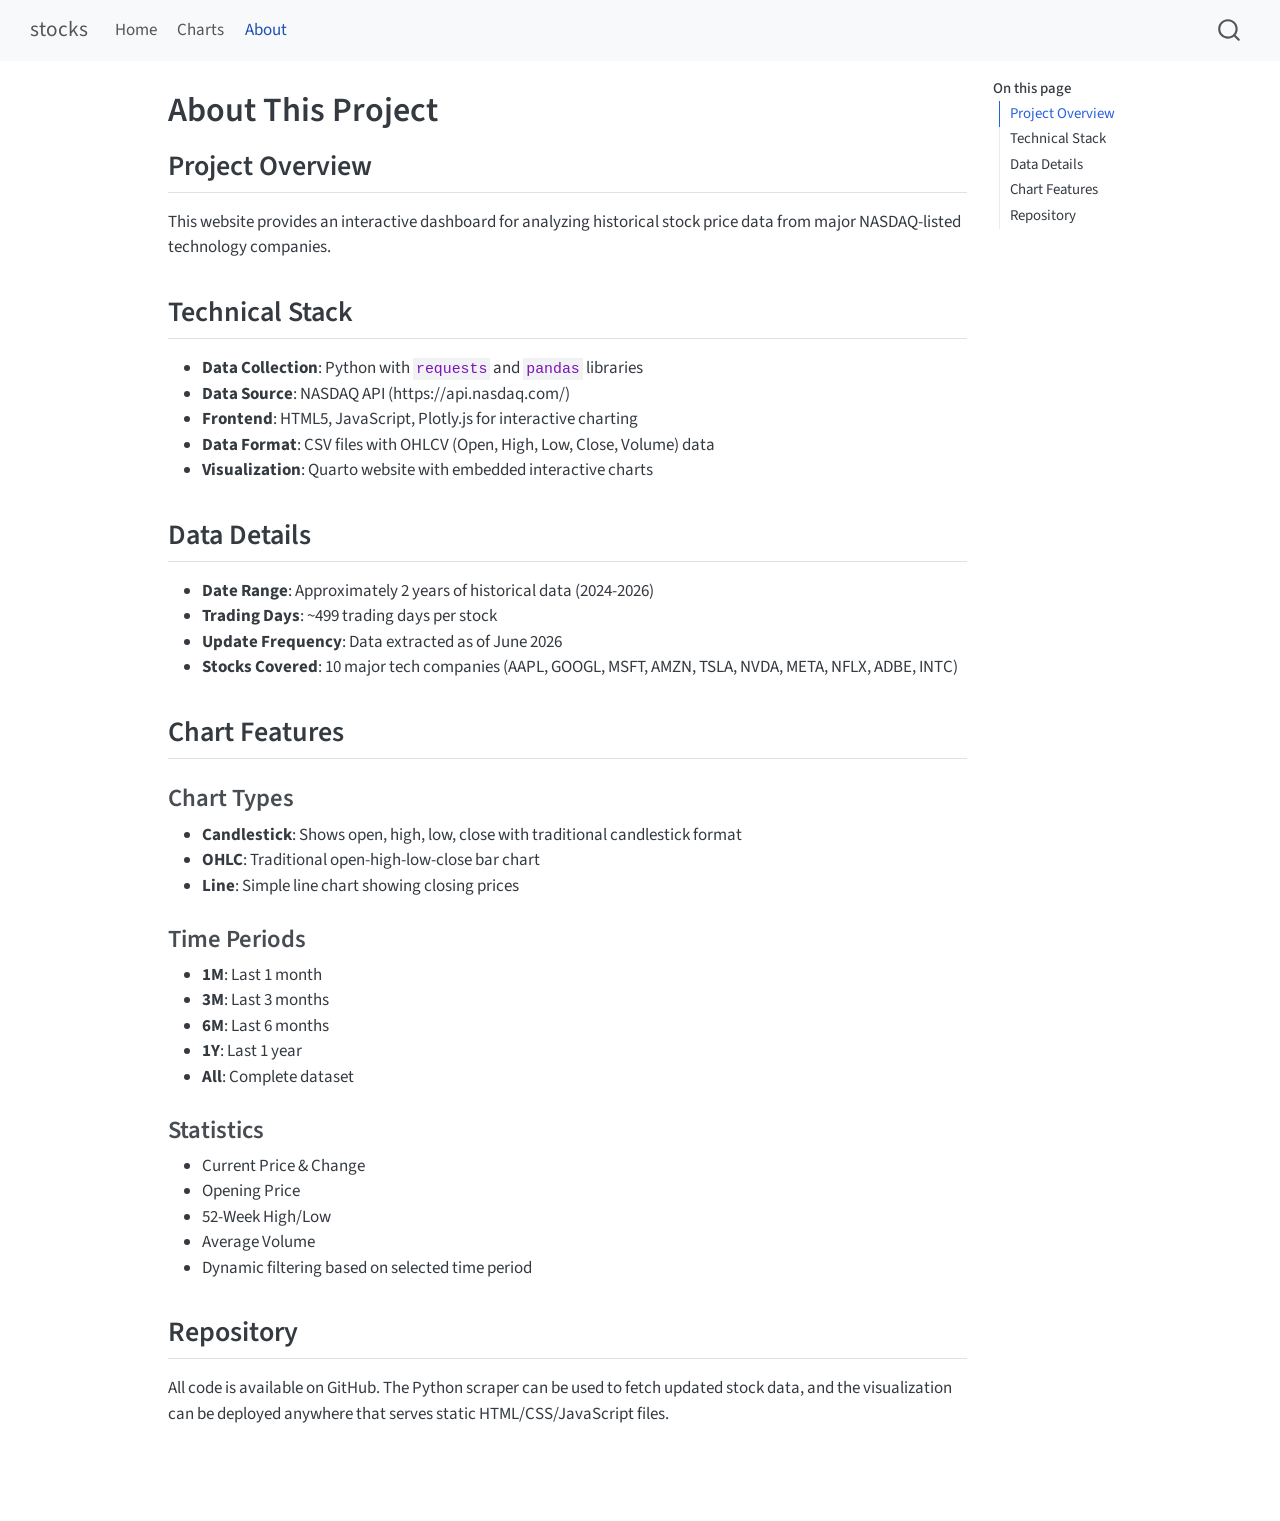
<file: docs/about.html>
<!DOCTYPE html>
<html xmlns="http://www.w3.org/1999/xhtml" lang="en" xml:lang="en"><head>

<meta charset="utf-8">
<meta name="generator" content="quarto-1.9.38">

<meta name="viewport" content="width=device-width, initial-scale=1.0, user-scalable=yes">


<title>About This Project – stocks</title>
<style>
/* Default styles provided by pandoc.
** See https://pandoc.org/MANUAL.html#variables-for-html for config info.
*/
code{white-space: pre-wrap;}
span.smallcaps{font-variant: small-caps;}
div.columns{display: flex; gap: min(4vw, 1.5em);}
div.column{flex: auto; overflow-x: auto;}
div.hanging-indent{margin-left: 1.5em; text-indent: -1.5em;}
ul.task-list{list-style: none;}
ul.task-list li input[type="checkbox"] {
  width: 0.8em;
  margin: 0 0.8em 0.2em -1em; /* quarto-specific, see https://github.com/quarto-dev/quarto-cli/issues/4556 */ 
  vertical-align: middle;
}
</style>


<script src="site_libs/quarto-nav/quarto-nav.js"></script>
<script src="site_libs/quarto-nav/headroom.min.js"></script>
<script src="site_libs/clipboard/clipboard.min.js"></script>
<script src="site_libs/quarto-search/autocomplete.umd.js"></script>
<script src="site_libs/quarto-search/fuse.min.js"></script>
<script src="site_libs/quarto-search/quarto-search.js"></script>
<meta name="quarto:offset" content="./">
<script src="site_libs/quarto-html/quarto.js" type="module"></script>
<script src="site_libs/quarto-html/tabsets/tabsets.js" type="module"></script>
<script src="site_libs/quarto-html/popper.min.js"></script>
<script src="site_libs/quarto-html/tippy.umd.min.js"></script>
<script src="site_libs/quarto-html/anchor.min.js"></script>
<link href="site_libs/quarto-html/tippy.css" rel="stylesheet">
<link href="site_libs/quarto-html/quarto-syntax-highlighting-15634bcf2e68342d4ad2dfa704d543f6.css" rel="stylesheet" id="quarto-text-highlighting-styles">
<script src="site_libs/bootstrap/bootstrap.min.js"></script>
<link href="site_libs/bootstrap/bootstrap-icons.css" rel="stylesheet">
<link href="site_libs/bootstrap/bootstrap-88cb2e4dfe34b2337e397212b10c4ae9.min.css" rel="stylesheet" append-hash="true" id="quarto-bootstrap" data-mode="light">
<script id="quarto-search-options" type="application/json">{
  "location": "navbar",
  "copy-button": false,
  "collapse-after": 3,
  "panel-placement": "end",
  "type": "overlay",
  "limit": 50,
  "keyboard-shortcut": [
    "f",
    "/",
    "s"
  ],
  "show-item-context": false,
  "language": {
    "search-no-results-text": "No results",
    "search-matching-documents-text": "matching documents",
    "search-copy-link-title": "Copy link to search",
    "search-hide-matches-text": "Hide additional matches",
    "search-more-match-text": "more match in this document",
    "search-more-matches-text": "more matches in this document",
    "search-clear-button-title": "Clear",
    "search-text-placeholder": "",
    "search-detached-cancel-button-title": "Cancel",
    "search-submit-button-title": "Submit",
    "search-label": "Search"
  }
}</script>


<link rel="stylesheet" href="styles.css">
</head>

<body class="nav-fixed quarto-light">

<div id="quarto-search-results"></div>
  <header id="quarto-header" class="headroom fixed-top">
    <nav class="navbar navbar-expand-lg " data-bs-theme="dark">
      <div class="navbar-container container-fluid">
      <div class="navbar-brand-container mx-auto">
    <a class="navbar-brand" href="./index.html">
    <span class="navbar-title">stocks</span>
    </a>
  </div>
            <div id="quarto-search" class="" title="Search"></div>
          <button class="navbar-toggler" type="button" data-bs-toggle="collapse" data-bs-target="#navbarCollapse" aria-controls="navbarCollapse" role="menu" aria-expanded="false" aria-label="Toggle navigation" onclick="if (window.quartoToggleHeadroom) { window.quartoToggleHeadroom(); }">
  <span class="navbar-toggler-icon"></span>
</button>
          <div class="collapse navbar-collapse" id="navbarCollapse">
            <ul class="navbar-nav navbar-nav-scroll me-auto">
  <li class="nav-item">
    <a class="nav-link" href="./index.html"> 
<span class="menu-text">Home</span></a>
  </li>  
  <li class="nav-item">
    <a class="nav-link" href="./charts.html"> 
<span class="menu-text">Charts</span></a>
  </li>  
  <li class="nav-item">
    <a class="nav-link active" href="./about.html" aria-current="page"> 
<span class="menu-text">About</span></a>
  </li>  
</ul>
          </div> <!-- /navcollapse -->
            <div class="quarto-navbar-tools">
</div>
      </div> <!-- /container-fluid -->
    </nav>
</header>
<!-- content -->
<div id="quarto-content" class="quarto-container page-columns page-rows-contents page-layout-article page-navbar">
<!-- sidebar -->
<!-- margin-sidebar -->
    <div id="quarto-margin-sidebar" class="sidebar margin-sidebar">
        <nav id="TOC" role="doc-toc" class="toc-active">
    <h2 id="toc-title">On this page</h2>
   
  <ul>
  <li><a href="#project-overview" id="toc-project-overview" class="nav-link active" data-scroll-target="#project-overview">Project Overview</a></li>
  <li><a href="#technical-stack" id="toc-technical-stack" class="nav-link" data-scroll-target="#technical-stack">Technical Stack</a></li>
  <li><a href="#data-details" id="toc-data-details" class="nav-link" data-scroll-target="#data-details">Data Details</a></li>
  <li><a href="#chart-features" id="toc-chart-features" class="nav-link" data-scroll-target="#chart-features">Chart Features</a>
  <ul class="collapse">
  <li><a href="#chart-types" id="toc-chart-types" class="nav-link" data-scroll-target="#chart-types">Chart Types</a></li>
  <li><a href="#time-periods" id="toc-time-periods" class="nav-link" data-scroll-target="#time-periods">Time Periods</a></li>
  <li><a href="#statistics" id="toc-statistics" class="nav-link" data-scroll-target="#statistics">Statistics</a></li>
  </ul></li>
  <li><a href="#repository" id="toc-repository" class="nav-link" data-scroll-target="#repository">Repository</a></li>
  </ul>
</nav>
    </div>
<!-- main -->
<main class="content" id="quarto-document-content">

<header id="title-block-header" class="quarto-title-block default">
<div class="quarto-title">
<h1 class="title">About This Project</h1>
</div>



<div class="quarto-title-meta">

    
  
    
  </div>
  


</header>


<section id="project-overview" class="level2">
<h2 class="anchored" data-anchor-id="project-overview">Project Overview</h2>
<p>This website provides an interactive dashboard for analyzing historical stock price data from major NASDAQ-listed technology companies.</p>
</section>
<section id="technical-stack" class="level2">
<h2 class="anchored" data-anchor-id="technical-stack">Technical Stack</h2>
<ul>
<li><strong>Data Collection</strong>: Python with <code>requests</code> and <code>pandas</code> libraries</li>
<li><strong>Data Source</strong>: NASDAQ API (https://api.nasdaq.com/)</li>
<li><strong>Frontend</strong>: HTML5, JavaScript, Plotly.js for interactive charting</li>
<li><strong>Data Format</strong>: CSV files with OHLCV (Open, High, Low, Close, Volume) data</li>
<li><strong>Visualization</strong>: Quarto website with embedded interactive charts</li>
</ul>
</section>
<section id="data-details" class="level2">
<h2 class="anchored" data-anchor-id="data-details">Data Details</h2>
<ul>
<li><strong>Date Range</strong>: Approximately 2 years of historical data (2024-2026)</li>
<li><strong>Trading Days</strong>: ~499 trading days per stock</li>
<li><strong>Update Frequency</strong>: Data extracted as of June 2026</li>
<li><strong>Stocks Covered</strong>: 10 major tech companies (AAPL, GOOGL, MSFT, AMZN, TSLA, NVDA, META, NFLX, ADBE, INTC)</li>
</ul>
</section>
<section id="chart-features" class="level2">
<h2 class="anchored" data-anchor-id="chart-features">Chart Features</h2>
<section id="chart-types" class="level3">
<h3 class="anchored" data-anchor-id="chart-types">Chart Types</h3>
<ul>
<li><strong>Candlestick</strong>: Shows open, high, low, close with traditional candlestick format</li>
<li><strong>OHLC</strong>: Traditional open-high-low-close bar chart</li>
<li><strong>Line</strong>: Simple line chart showing closing prices</li>
</ul>
</section>
<section id="time-periods" class="level3">
<h3 class="anchored" data-anchor-id="time-periods">Time Periods</h3>
<ul>
<li><strong>1M</strong>: Last 1 month</li>
<li><strong>3M</strong>: Last 3 months</li>
<li><strong>6M</strong>: Last 6 months</li>
<li><strong>1Y</strong>: Last 1 year</li>
<li><strong>All</strong>: Complete dataset</li>
</ul>
</section>
<section id="statistics" class="level3">
<h3 class="anchored" data-anchor-id="statistics">Statistics</h3>
<ul>
<li>Current Price &amp; Change</li>
<li>Opening Price</li>
<li>52-Week High/Low</li>
<li>Average Volume</li>
<li>Dynamic filtering based on selected time period</li>
</ul>
</section>
</section>
<section id="repository" class="level2">
<h2 class="anchored" data-anchor-id="repository">Repository</h2>
<p>All code is available on GitHub. The Python scraper can be used to fetch updated stock data, and the visualization can be deployed anywhere that serves static HTML/CSS/JavaScript files.</p>


</section>

</main> <!-- /main -->
<script id="quarto-html-after-body" type="application/javascript">
  window.document.addEventListener("DOMContentLoaded", function (event) {
    const icon = "";
    const anchorJS = new window.AnchorJS();
    anchorJS.options = {
      placement: 'right',
      icon: icon
    };
    anchorJS.add('.anchored');
    const isCodeAnnotation = (el) => {
      for (const clz of el.classList) {
        if (clz.startsWith('code-annotation-')) {                     
          return true;
        }
      }
      return false;
    }
    const onCopySuccess = function(e) {
      // button target
      const button = e.trigger;
      // don't keep focus
      button.blur();
      // flash "checked"
      button.classList.add('code-copy-button-checked');
      var currentTitle = button.getAttribute("title");
      button.setAttribute("title", "Copied!");
      let tooltip;
      if (window.bootstrap) {
        button.setAttribute("data-bs-toggle", "tooltip");
        button.setAttribute("data-bs-placement", "left");
        button.setAttribute("data-bs-title", "Copied!");
        tooltip = new bootstrap.Tooltip(button, 
          { trigger: "manual", 
            customClass: "code-copy-button-tooltip",
            offset: [0, -8]});
        tooltip.show();    
      }
      setTimeout(function() {
        if (tooltip) {
          tooltip.hide();
          button.removeAttribute("data-bs-title");
          button.removeAttribute("data-bs-toggle");
          button.removeAttribute("data-bs-placement");
        }
        button.setAttribute("title", currentTitle);
        button.classList.remove('code-copy-button-checked');
      }, 1000);
      // clear code selection
      e.clearSelection();
    }
    const getTextToCopy = function(trigger) {
      const outerScaffold = trigger.parentElement.cloneNode(true);
      const codeEl = outerScaffold.querySelector('code');
      for (const childEl of codeEl.children) {
        if (isCodeAnnotation(childEl)) {
          childEl.remove();
        }
      }
      return codeEl.innerText;
    }
    const clipboard = new window.ClipboardJS('.code-copy-button:not([data-in-quarto-modal])', {
      text: getTextToCopy
    });
    clipboard.on('success', onCopySuccess);
    if (window.document.getElementById('quarto-embedded-source-code-modal')) {
      const clipboardModal = new window.ClipboardJS('.code-copy-button[data-in-quarto-modal]', {
        text: getTextToCopy,
        container: window.document.getElementById('quarto-embedded-source-code-modal')
      });
      clipboardModal.on('success', onCopySuccess);
    }
      var localhostRegex = new RegExp(/^(?:http|https):\/\/localhost\:?[0-9]*\//);
      var mailtoRegex = new RegExp(/^mailto:/);
        var filterRegex = new RegExp('/' + window.location.host + '/');
      var isInternal = (href) => {
          return filterRegex.test(href) || localhostRegex.test(href) || mailtoRegex.test(href);
      }
      // Inspect non-navigation links and adorn them if external
     var links = window.document.querySelectorAll('a[href]:not(.nav-link):not(.navbar-brand):not(.toc-action):not(.sidebar-link):not(.sidebar-item-toggle):not(.pagination-link):not(.no-external):not([aria-hidden]):not(.dropdown-item):not(.quarto-navigation-tool):not(.about-link)');
      for (var i=0; i<links.length; i++) {
        const link = links[i];
        if (!isInternal(link.href)) {
          // undo the damage that might have been done by quarto-nav.js in the case of
          // links that we want to consider external
          if (link.dataset.originalHref !== undefined) {
            link.href = link.dataset.originalHref;
          }
        }
      }
    function tippyHover(el, contentFn, onTriggerFn, onUntriggerFn) {
      const config = {
        allowHTML: true,
        maxWidth: 500,
        delay: 100,
        arrow: false,
        appendTo: function(el) {
            return el.parentElement;
        },
        interactive: true,
        interactiveBorder: 10,
        theme: 'quarto',
        placement: 'bottom-start',
      };
      if (contentFn) {
        config.content = contentFn;
      }
      if (onTriggerFn) {
        config.onTrigger = onTriggerFn;
      }
      if (onUntriggerFn) {
        config.onUntrigger = onUntriggerFn;
      }
      window.tippy(el, config); 
    }
    const noterefs = window.document.querySelectorAll('a[role="doc-noteref"]');
    for (var i=0; i<noterefs.length; i++) {
      const ref = noterefs[i];
      tippyHover(ref, function() {
        // use id or data attribute instead here
        let href = ref.getAttribute('data-footnote-href') || ref.getAttribute('href');
        try { href = new URL(href).hash; } catch {}
        const id = href.replace(/^#\/?/, "");
        const note = window.document.getElementById(id);
        if (note) {
          return note.innerHTML;
        } else {
          return "";
        }
      });
    }
    const xrefs = window.document.querySelectorAll('a.quarto-xref');
    const processXRef = (id, note) => {
      // Strip column container classes
      const stripColumnClz = (el) => {
        el.classList.remove("page-full", "page-columns");
        if (el.children) {
          for (const child of el.children) {
            stripColumnClz(child);
          }
        }
      }
      stripColumnClz(note)
      if (id === null || id.startsWith('sec-')) {
        // Special case sections, only their first couple elements
        const container = document.createElement("div");
        if (note.children && note.children.length > 2) {
          container.appendChild(note.children[0].cloneNode(true));
          for (let i = 1; i < note.children.length; i++) {
            const child = note.children[i];
            if (child.tagName === "P" && child.innerText === "") {
              continue;
            } else {
              container.appendChild(child.cloneNode(true));
              break;
            }
          }
          if (window.Quarto?.typesetMath) {
            window.Quarto.typesetMath(container);
          }
          return container.innerHTML
        } else {
          if (window.Quarto?.typesetMath) {
            window.Quarto.typesetMath(note);
          }
          return note.innerHTML;
        }
      } else {
        // Remove any anchor links if they are present
        const anchorLink = note.querySelector('a.anchorjs-link');
        if (anchorLink) {
          anchorLink.remove();
        }
        if (window.Quarto?.typesetMath) {
          window.Quarto.typesetMath(note);
        }
        if (note.classList.contains("callout")) {
          return note.outerHTML;
        } else {
          return note.innerHTML;
        }
      }
    }
    for (var i=0; i<xrefs.length; i++) {
      const xref = xrefs[i];
      tippyHover(xref, undefined, function(instance) {
        instance.disable();
        let url = xref.getAttribute('href');
        let hash = undefined; 
        if (url.startsWith('#')) {
          hash = url;
        } else {
          try { hash = new URL(url).hash; } catch {}
        }
        if (hash) {
          const id = hash.replace(/^#\/?/, "");
          const note = window.document.getElementById(id);
          if (note !== null) {
            try {
              const html = processXRef(id, note.cloneNode(true));
              instance.setContent(html);
            } finally {
              instance.enable();
              instance.show();
            }
          } else {
            // See if we can fetch this
            fetch(url.split('#')[0])
            .then(res => res.text())
            .then(html => {
              const parser = new DOMParser();
              const htmlDoc = parser.parseFromString(html, "text/html");
              const note = htmlDoc.getElementById(id);
              if (note !== null) {
                const html = processXRef(id, note);
                instance.setContent(html);
              } 
            }).finally(() => {
              instance.enable();
              instance.show();
            });
          }
        } else {
          // See if we can fetch a full url (with no hash to target)
          // This is a special case and we should probably do some content thinning / targeting
          fetch(url)
          .then(res => res.text())
          .then(html => {
            const parser = new DOMParser();
            const htmlDoc = parser.parseFromString(html, "text/html");
            const note = htmlDoc.querySelector('main.content');
            if (note !== null) {
              // This should only happen for chapter cross references
              // (since there is no id in the URL)
              // remove the first header
              if (note.children.length > 0 && note.children[0].tagName === "HEADER") {
                note.children[0].remove();
              }
              const html = processXRef(null, note);
              instance.setContent(html);
            } 
          }).finally(() => {
            instance.enable();
            instance.show();
          });
        }
      }, function(instance) {
      });
    }
        let selectedAnnoteEl;
        const selectorForAnnotation = ( cell, annotation) => {
          let cellAttr = 'data-code-cell="' + cell + '"';
          let lineAttr = 'data-code-annotation="' +  annotation + '"';
          const selector = 'span[' + cellAttr + '][' + lineAttr + ']';
          return selector;
        }
        const selectCodeLines = (annoteEl) => {
          const doc = window.document;
          const targetCell = annoteEl.getAttribute("data-target-cell");
          const targetAnnotation = annoteEl.getAttribute("data-target-annotation");
          const annoteSpan = window.document.querySelector(selectorForAnnotation(targetCell, targetAnnotation));
          const lines = annoteSpan.getAttribute("data-code-lines").split(",");
          const lineIds = lines.map((line) => {
            return targetCell + "-" + line;
          })
          let top = null;
          let height = null;
          let parent = null;
          if (lineIds.length > 0) {
              //compute the position of the single el (top and bottom and make a div)
              const el = window.document.getElementById(lineIds[0]);
              top = el.offsetTop;
              height = el.offsetHeight;
              parent = el.parentElement.parentElement;
            if (lineIds.length > 1) {
              const lastEl = window.document.getElementById(lineIds[lineIds.length - 1]);
              const bottom = lastEl.offsetTop + lastEl.offsetHeight;
              height = bottom - top;
            }
            if (top !== null && height !== null && parent !== null) {
              // cook up a div (if necessary) and position it 
              let div = window.document.getElementById("code-annotation-line-highlight");
              if (div === null) {
                div = window.document.createElement("div");
                div.setAttribute("id", "code-annotation-line-highlight");
                div.style.position = 'absolute';
                parent.appendChild(div);
              }
              div.style.top = top - 2 + "px";
              div.style.height = height + 4 + "px";
              div.style.left = 0;
              let gutterDiv = window.document.getElementById("code-annotation-line-highlight-gutter");
              if (gutterDiv === null) {
                gutterDiv = window.document.createElement("div");
                gutterDiv.setAttribute("id", "code-annotation-line-highlight-gutter");
                gutterDiv.style.position = 'absolute';
                const codeCell = window.document.getElementById(targetCell);
                const gutter = codeCell.querySelector('.code-annotation-gutter');
                gutter.appendChild(gutterDiv);
              }
              gutterDiv.style.top = top - 2 + "px";
              gutterDiv.style.height = height + 4 + "px";
            }
            selectedAnnoteEl = annoteEl;
          }
        };
        const unselectCodeLines = () => {
          const elementsIds = ["code-annotation-line-highlight", "code-annotation-line-highlight-gutter"];
          elementsIds.forEach((elId) => {
            const div = window.document.getElementById(elId);
            if (div) {
              div.remove();
            }
          });
          selectedAnnoteEl = undefined;
        };
          // Handle positioning of the toggle
      window.addEventListener(
        "resize",
        throttle(() => {
          elRect = undefined;
          if (selectedAnnoteEl) {
            selectCodeLines(selectedAnnoteEl);
          }
        }, 10)
      );
      function throttle(fn, ms) {
      let throttle = false;
      let timer;
        return (...args) => {
          if(!throttle) { // first call gets through
              fn.apply(this, args);
              throttle = true;
          } else { // all the others get throttled
              if(timer) clearTimeout(timer); // cancel #2
              timer = setTimeout(() => {
                fn.apply(this, args);
                timer = throttle = false;
              }, ms);
          }
        };
      }
        // Attach click handler to the DT
        const annoteDls = window.document.querySelectorAll('dt[data-target-cell]');
        for (const annoteDlNode of annoteDls) {
          annoteDlNode.addEventListener('click', (event) => {
            const clickedEl = event.target;
            if (clickedEl !== selectedAnnoteEl) {
              unselectCodeLines();
              const activeEl = window.document.querySelector('dt[data-target-cell].code-annotation-active');
              if (activeEl) {
                activeEl.classList.remove('code-annotation-active');
              }
              selectCodeLines(clickedEl);
              clickedEl.classList.add('code-annotation-active');
            } else {
              // Unselect the line
              unselectCodeLines();
              clickedEl.classList.remove('code-annotation-active');
            }
          });
        }
    const findCites = (el) => {
      const parentEl = el.parentElement;
      if (parentEl) {
        const cites = parentEl.dataset.cites;
        if (cites) {
          return {
            el,
            cites: cites.split(' ')
          };
        } else {
          return findCites(el.parentElement)
        }
      } else {
        return undefined;
      }
    };
    var bibliorefs = window.document.querySelectorAll('a[role="doc-biblioref"]');
    for (var i=0; i<bibliorefs.length; i++) {
      const ref = bibliorefs[i];
      const citeInfo = findCites(ref);
      if (citeInfo) {
        tippyHover(citeInfo.el, function() {
          var popup = window.document.createElement('div');
          citeInfo.cites.forEach(function(cite) {
            var citeDiv = window.document.createElement('div');
            citeDiv.classList.add('hanging-indent');
            citeDiv.classList.add('csl-entry');
            var biblioDiv = window.document.getElementById('ref-' + cite);
            if (biblioDiv) {
              citeDiv.innerHTML = biblioDiv.innerHTML;
            }
            popup.appendChild(citeDiv);
          });
          return popup.innerHTML;
        });
      }
    }
  });
  </script>
</div> <!-- /content -->




</body></html>
</file>
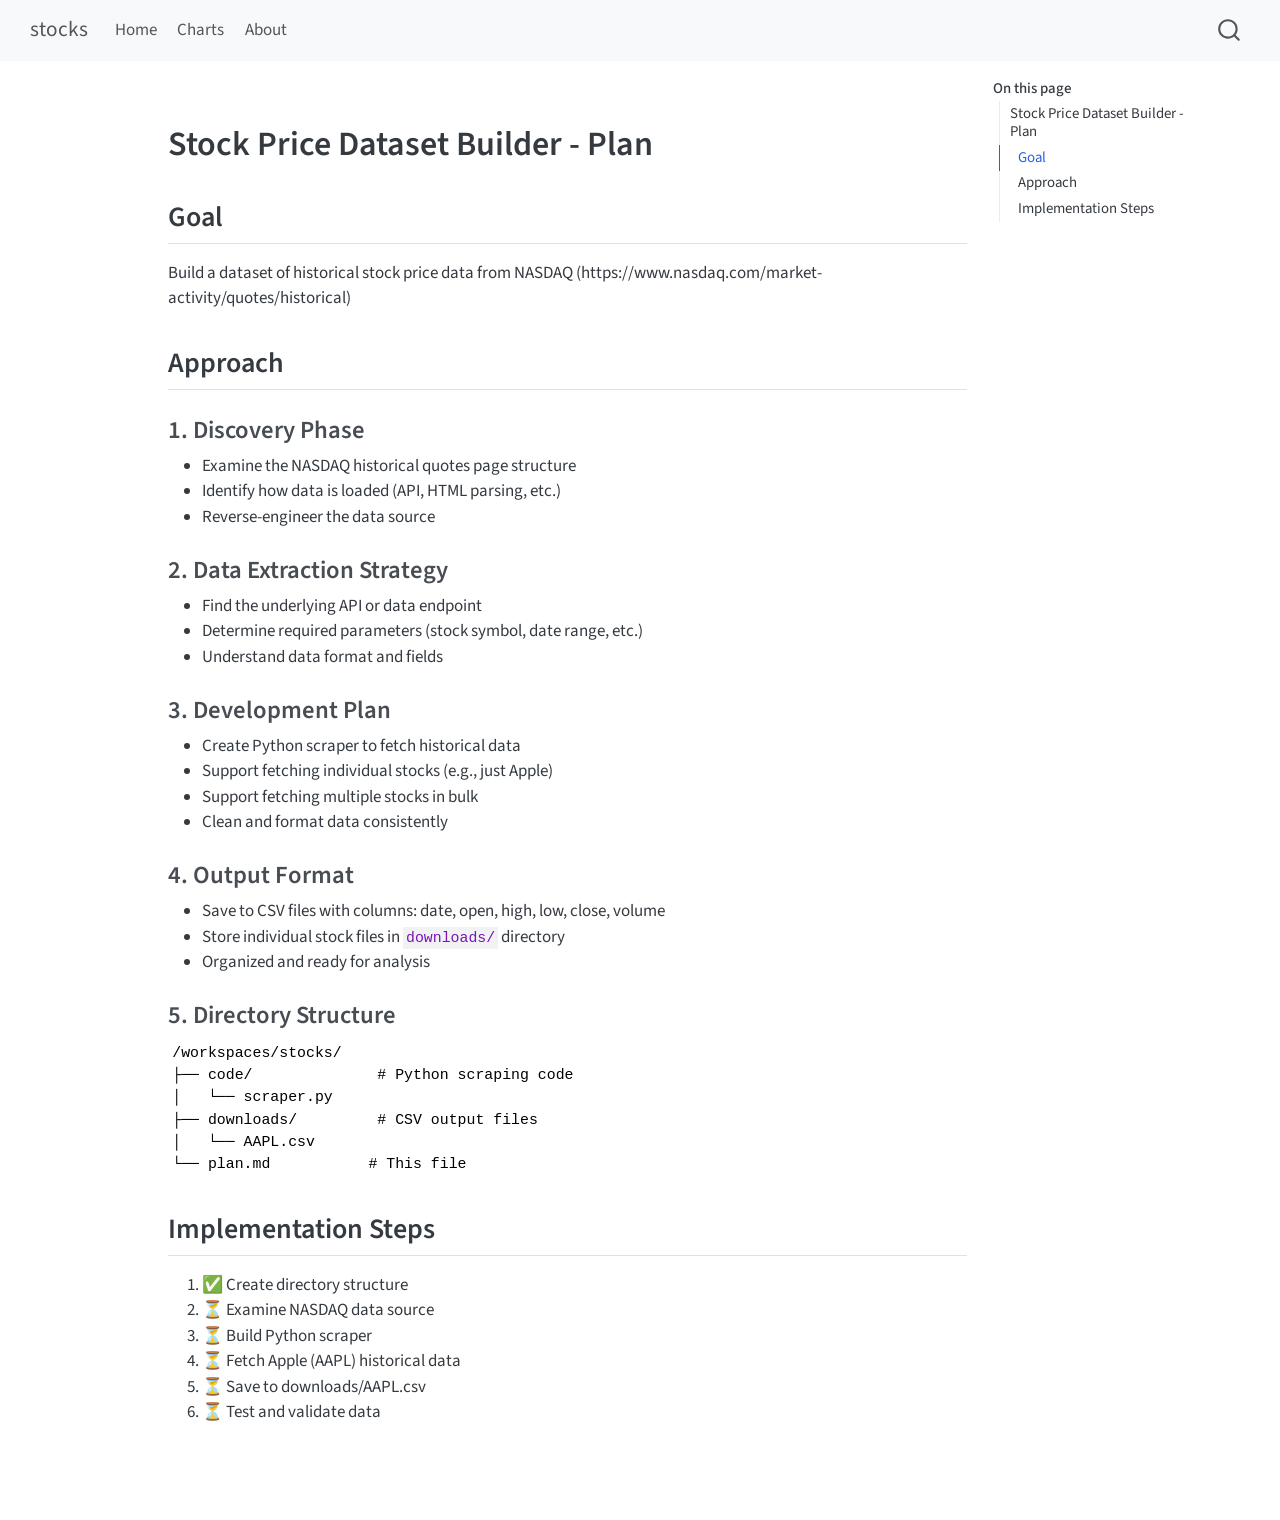
<file: docs/plan.html>
<!DOCTYPE html>
<html xmlns="http://www.w3.org/1999/xhtml" lang="en" xml:lang="en"><head>

<meta charset="utf-8">
<meta name="generator" content="quarto-1.9.38">

<meta name="viewport" content="width=device-width, initial-scale=1.0, user-scalable=yes">


<title>plan – stocks</title>
<style>
/* Default styles provided by pandoc.
** See https://pandoc.org/MANUAL.html#variables-for-html for config info.
*/
code{white-space: pre-wrap;}
span.smallcaps{font-variant: small-caps;}
div.columns{display: flex; gap: min(4vw, 1.5em);}
div.column{flex: auto; overflow-x: auto;}
div.hanging-indent{margin-left: 1.5em; text-indent: -1.5em;}
ul.task-list{list-style: none;}
ul.task-list li input[type="checkbox"] {
  width: 0.8em;
  margin: 0 0.8em 0.2em -1em; /* quarto-specific, see https://github.com/quarto-dev/quarto-cli/issues/4556 */ 
  vertical-align: middle;
}
</style>


<script src="site_libs/quarto-nav/quarto-nav.js"></script>
<script src="site_libs/quarto-nav/headroom.min.js"></script>
<script src="site_libs/clipboard/clipboard.min.js"></script>
<script src="site_libs/quarto-search/autocomplete.umd.js"></script>
<script src="site_libs/quarto-search/fuse.min.js"></script>
<script src="site_libs/quarto-search/quarto-search.js"></script>
<meta name="quarto:offset" content="./">
<script src="site_libs/quarto-html/quarto.js" type="module"></script>
<script src="site_libs/quarto-html/tabsets/tabsets.js" type="module"></script>
<script src="site_libs/quarto-html/popper.min.js"></script>
<script src="site_libs/quarto-html/tippy.umd.min.js"></script>
<script src="site_libs/quarto-html/anchor.min.js"></script>
<link href="site_libs/quarto-html/tippy.css" rel="stylesheet">
<link href="site_libs/quarto-html/quarto-syntax-highlighting-15634bcf2e68342d4ad2dfa704d543f6.css" rel="stylesheet" id="quarto-text-highlighting-styles">
<script src="site_libs/bootstrap/bootstrap.min.js"></script>
<link href="site_libs/bootstrap/bootstrap-icons.css" rel="stylesheet">
<link href="site_libs/bootstrap/bootstrap-88cb2e4dfe34b2337e397212b10c4ae9.min.css" rel="stylesheet" append-hash="true" id="quarto-bootstrap" data-mode="light">
<script id="quarto-search-options" type="application/json">{
  "location": "navbar",
  "copy-button": false,
  "collapse-after": 3,
  "panel-placement": "end",
  "type": "overlay",
  "limit": 50,
  "keyboard-shortcut": [
    "f",
    "/",
    "s"
  ],
  "show-item-context": false,
  "language": {
    "search-no-results-text": "No results",
    "search-matching-documents-text": "matching documents",
    "search-copy-link-title": "Copy link to search",
    "search-hide-matches-text": "Hide additional matches",
    "search-more-match-text": "more match in this document",
    "search-more-matches-text": "more matches in this document",
    "search-clear-button-title": "Clear",
    "search-text-placeholder": "",
    "search-detached-cancel-button-title": "Cancel",
    "search-submit-button-title": "Submit",
    "search-label": "Search"
  }
}</script>


<link rel="stylesheet" href="styles.css">
</head>

<body class="nav-fixed quarto-light">

<div id="quarto-search-results"></div>
  <header id="quarto-header" class="headroom fixed-top">
    <nav class="navbar navbar-expand-lg " data-bs-theme="dark">
      <div class="navbar-container container-fluid">
      <div class="navbar-brand-container mx-auto">
    <a class="navbar-brand" href="./index.html">
    <span class="navbar-title">stocks</span>
    </a>
  </div>
            <div id="quarto-search" class="" title="Search"></div>
          <button class="navbar-toggler" type="button" data-bs-toggle="collapse" data-bs-target="#navbarCollapse" aria-controls="navbarCollapse" role="menu" aria-expanded="false" aria-label="Toggle navigation" onclick="if (window.quartoToggleHeadroom) { window.quartoToggleHeadroom(); }">
  <span class="navbar-toggler-icon"></span>
</button>
          <div class="collapse navbar-collapse" id="navbarCollapse">
            <ul class="navbar-nav navbar-nav-scroll me-auto">
  <li class="nav-item">
    <a class="nav-link" href="./index.html"> 
<span class="menu-text">Home</span></a>
  </li>  
  <li class="nav-item">
    <a class="nav-link" href="./charts.html"> 
<span class="menu-text">Charts</span></a>
  </li>  
  <li class="nav-item">
    <a class="nav-link" href="./about.html"> 
<span class="menu-text">About</span></a>
  </li>  
</ul>
          </div> <!-- /navcollapse -->
            <div class="quarto-navbar-tools">
</div>
      </div> <!-- /container-fluid -->
    </nav>
</header>
<!-- content -->
<div id="quarto-content" class="quarto-container page-columns page-rows-contents page-layout-article page-navbar">
<!-- sidebar -->
<!-- margin-sidebar -->
    <div id="quarto-margin-sidebar" class="sidebar margin-sidebar">
        <nav id="TOC" role="doc-toc" class="toc-active">
    <h2 id="toc-title">On this page</h2>
   
  <ul>
  <li><a href="#stock-price-dataset-builder---plan" id="toc-stock-price-dataset-builder---plan" class="nav-link active" data-scroll-target="#stock-price-dataset-builder---plan">Stock Price Dataset Builder - Plan</a>
  <ul class="collapse">
  <li><a href="#goal" id="toc-goal" class="nav-link" data-scroll-target="#goal">Goal</a></li>
  <li><a href="#approach" id="toc-approach" class="nav-link" data-scroll-target="#approach">Approach</a>
  <ul class="collapse">
  <li><a href="#discovery-phase" id="toc-discovery-phase" class="nav-link" data-scroll-target="#discovery-phase">1. Discovery Phase</a></li>
  <li><a href="#data-extraction-strategy" id="toc-data-extraction-strategy" class="nav-link" data-scroll-target="#data-extraction-strategy">2. Data Extraction Strategy</a></li>
  <li><a href="#development-plan" id="toc-development-plan" class="nav-link" data-scroll-target="#development-plan">3. Development Plan</a></li>
  <li><a href="#output-format" id="toc-output-format" class="nav-link" data-scroll-target="#output-format">4. Output Format</a></li>
  <li><a href="#directory-structure" id="toc-directory-structure" class="nav-link" data-scroll-target="#directory-structure">5. Directory Structure</a></li>
  </ul></li>
  <li><a href="#implementation-steps" id="toc-implementation-steps" class="nav-link" data-scroll-target="#implementation-steps">Implementation Steps</a></li>
  </ul></li>
  </ul>
</nav>
    </div>
<!-- main -->
<main class="content" id="quarto-document-content"><header id="title-block-header" class="quarto-title-block"></header>




<section id="stock-price-dataset-builder---plan" class="level1">
<h1>Stock Price Dataset Builder - Plan</h1>
<section id="goal" class="level2">
<h2 class="anchored" data-anchor-id="goal">Goal</h2>
<p>Build a dataset of historical stock price data from NASDAQ (https://www.nasdaq.com/market-activity/quotes/historical)</p>
</section>
<section id="approach" class="level2">
<h2 class="anchored" data-anchor-id="approach">Approach</h2>
<section id="discovery-phase" class="level3">
<h3 class="anchored" data-anchor-id="discovery-phase">1. Discovery Phase</h3>
<ul>
<li>Examine the NASDAQ historical quotes page structure</li>
<li>Identify how data is loaded (API, HTML parsing, etc.)</li>
<li>Reverse-engineer the data source</li>
</ul>
</section>
<section id="data-extraction-strategy" class="level3">
<h3 class="anchored" data-anchor-id="data-extraction-strategy">2. Data Extraction Strategy</h3>
<ul>
<li>Find the underlying API or data endpoint</li>
<li>Determine required parameters (stock symbol, date range, etc.)</li>
<li>Understand data format and fields</li>
</ul>
</section>
<section id="development-plan" class="level3">
<h3 class="anchored" data-anchor-id="development-plan">3. Development Plan</h3>
<ul>
<li>Create Python scraper to fetch historical data</li>
<li>Support fetching individual stocks (e.g., just Apple)</li>
<li>Support fetching multiple stocks in bulk</li>
<li>Clean and format data consistently</li>
</ul>
</section>
<section id="output-format" class="level3">
<h3 class="anchored" data-anchor-id="output-format">4. Output Format</h3>
<ul>
<li>Save to CSV files with columns: date, open, high, low, close, volume</li>
<li>Store individual stock files in <code>downloads/</code> directory</li>
<li>Organized and ready for analysis</li>
</ul>
</section>
<section id="directory-structure" class="level3">
<h3 class="anchored" data-anchor-id="directory-structure">5. Directory Structure</h3>
<pre><code>/workspaces/stocks/
├── code/              # Python scraping code
│   └── scraper.py
├── downloads/         # CSV output files
│   └── AAPL.csv
└── plan.md           # This file</code></pre>
</section>
</section>
<section id="implementation-steps" class="level2">
<h2 class="anchored" data-anchor-id="implementation-steps">Implementation Steps</h2>
<ol type="1">
<li>✅ Create directory structure</li>
<li>⏳ Examine NASDAQ data source</li>
<li>⏳ Build Python scraper</li>
<li>⏳ Fetch Apple (AAPL) historical data</li>
<li>⏳ Save to downloads/AAPL.csv</li>
<li>⏳ Test and validate data</li>
</ol>


</section>
</section>

</main> <!-- /main -->
<script id="quarto-html-after-body" type="application/javascript">
  window.document.addEventListener("DOMContentLoaded", function (event) {
    const icon = "";
    const anchorJS = new window.AnchorJS();
    anchorJS.options = {
      placement: 'right',
      icon: icon
    };
    anchorJS.add('.anchored');
    const isCodeAnnotation = (el) => {
      for (const clz of el.classList) {
        if (clz.startsWith('code-annotation-')) {                     
          return true;
        }
      }
      return false;
    }
    const onCopySuccess = function(e) {
      // button target
      const button = e.trigger;
      // don't keep focus
      button.blur();
      // flash "checked"
      button.classList.add('code-copy-button-checked');
      var currentTitle = button.getAttribute("title");
      button.setAttribute("title", "Copied!");
      let tooltip;
      if (window.bootstrap) {
        button.setAttribute("data-bs-toggle", "tooltip");
        button.setAttribute("data-bs-placement", "left");
        button.setAttribute("data-bs-title", "Copied!");
        tooltip = new bootstrap.Tooltip(button, 
          { trigger: "manual", 
            customClass: "code-copy-button-tooltip",
            offset: [0, -8]});
        tooltip.show();    
      }
      setTimeout(function() {
        if (tooltip) {
          tooltip.hide();
          button.removeAttribute("data-bs-title");
          button.removeAttribute("data-bs-toggle");
          button.removeAttribute("data-bs-placement");
        }
        button.setAttribute("title", currentTitle);
        button.classList.remove('code-copy-button-checked');
      }, 1000);
      // clear code selection
      e.clearSelection();
    }
    const getTextToCopy = function(trigger) {
      const outerScaffold = trigger.parentElement.cloneNode(true);
      const codeEl = outerScaffold.querySelector('code');
      for (const childEl of codeEl.children) {
        if (isCodeAnnotation(childEl)) {
          childEl.remove();
        }
      }
      return codeEl.innerText;
    }
    const clipboard = new window.ClipboardJS('.code-copy-button:not([data-in-quarto-modal])', {
      text: getTextToCopy
    });
    clipboard.on('success', onCopySuccess);
    if (window.document.getElementById('quarto-embedded-source-code-modal')) {
      const clipboardModal = new window.ClipboardJS('.code-copy-button[data-in-quarto-modal]', {
        text: getTextToCopy,
        container: window.document.getElementById('quarto-embedded-source-code-modal')
      });
      clipboardModal.on('success', onCopySuccess);
    }
      var localhostRegex = new RegExp(/^(?:http|https):\/\/localhost\:?[0-9]*\//);
      var mailtoRegex = new RegExp(/^mailto:/);
        var filterRegex = new RegExp('/' + window.location.host + '/');
      var isInternal = (href) => {
          return filterRegex.test(href) || localhostRegex.test(href) || mailtoRegex.test(href);
      }
      // Inspect non-navigation links and adorn them if external
     var links = window.document.querySelectorAll('a[href]:not(.nav-link):not(.navbar-brand):not(.toc-action):not(.sidebar-link):not(.sidebar-item-toggle):not(.pagination-link):not(.no-external):not([aria-hidden]):not(.dropdown-item):not(.quarto-navigation-tool):not(.about-link)');
      for (var i=0; i<links.length; i++) {
        const link = links[i];
        if (!isInternal(link.href)) {
          // undo the damage that might have been done by quarto-nav.js in the case of
          // links that we want to consider external
          if (link.dataset.originalHref !== undefined) {
            link.href = link.dataset.originalHref;
          }
        }
      }
    function tippyHover(el, contentFn, onTriggerFn, onUntriggerFn) {
      const config = {
        allowHTML: true,
        maxWidth: 500,
        delay: 100,
        arrow: false,
        appendTo: function(el) {
            return el.parentElement;
        },
        interactive: true,
        interactiveBorder: 10,
        theme: 'quarto',
        placement: 'bottom-start',
      };
      if (contentFn) {
        config.content = contentFn;
      }
      if (onTriggerFn) {
        config.onTrigger = onTriggerFn;
      }
      if (onUntriggerFn) {
        config.onUntrigger = onUntriggerFn;
      }
      window.tippy(el, config); 
    }
    const noterefs = window.document.querySelectorAll('a[role="doc-noteref"]');
    for (var i=0; i<noterefs.length; i++) {
      const ref = noterefs[i];
      tippyHover(ref, function() {
        // use id or data attribute instead here
        let href = ref.getAttribute('data-footnote-href') || ref.getAttribute('href');
        try { href = new URL(href).hash; } catch {}
        const id = href.replace(/^#\/?/, "");
        const note = window.document.getElementById(id);
        if (note) {
          return note.innerHTML;
        } else {
          return "";
        }
      });
    }
    const xrefs = window.document.querySelectorAll('a.quarto-xref');
    const processXRef = (id, note) => {
      // Strip column container classes
      const stripColumnClz = (el) => {
        el.classList.remove("page-full", "page-columns");
        if (el.children) {
          for (const child of el.children) {
            stripColumnClz(child);
          }
        }
      }
      stripColumnClz(note)
      if (id === null || id.startsWith('sec-')) {
        // Special case sections, only their first couple elements
        const container = document.createElement("div");
        if (note.children && note.children.length > 2) {
          container.appendChild(note.children[0].cloneNode(true));
          for (let i = 1; i < note.children.length; i++) {
            const child = note.children[i];
            if (child.tagName === "P" && child.innerText === "") {
              continue;
            } else {
              container.appendChild(child.cloneNode(true));
              break;
            }
          }
          if (window.Quarto?.typesetMath) {
            window.Quarto.typesetMath(container);
          }
          return container.innerHTML
        } else {
          if (window.Quarto?.typesetMath) {
            window.Quarto.typesetMath(note);
          }
          return note.innerHTML;
        }
      } else {
        // Remove any anchor links if they are present
        const anchorLink = note.querySelector('a.anchorjs-link');
        if (anchorLink) {
          anchorLink.remove();
        }
        if (window.Quarto?.typesetMath) {
          window.Quarto.typesetMath(note);
        }
        if (note.classList.contains("callout")) {
          return note.outerHTML;
        } else {
          return note.innerHTML;
        }
      }
    }
    for (var i=0; i<xrefs.length; i++) {
      const xref = xrefs[i];
      tippyHover(xref, undefined, function(instance) {
        instance.disable();
        let url = xref.getAttribute('href');
        let hash = undefined; 
        if (url.startsWith('#')) {
          hash = url;
        } else {
          try { hash = new URL(url).hash; } catch {}
        }
        if (hash) {
          const id = hash.replace(/^#\/?/, "");
          const note = window.document.getElementById(id);
          if (note !== null) {
            try {
              const html = processXRef(id, note.cloneNode(true));
              instance.setContent(html);
            } finally {
              instance.enable();
              instance.show();
            }
          } else {
            // See if we can fetch this
            fetch(url.split('#')[0])
            .then(res => res.text())
            .then(html => {
              const parser = new DOMParser();
              const htmlDoc = parser.parseFromString(html, "text/html");
              const note = htmlDoc.getElementById(id);
              if (note !== null) {
                const html = processXRef(id, note);
                instance.setContent(html);
              } 
            }).finally(() => {
              instance.enable();
              instance.show();
            });
          }
        } else {
          // See if we can fetch a full url (with no hash to target)
          // This is a special case and we should probably do some content thinning / targeting
          fetch(url)
          .then(res => res.text())
          .then(html => {
            const parser = new DOMParser();
            const htmlDoc = parser.parseFromString(html, "text/html");
            const note = htmlDoc.querySelector('main.content');
            if (note !== null) {
              // This should only happen for chapter cross references
              // (since there is no id in the URL)
              // remove the first header
              if (note.children.length > 0 && note.children[0].tagName === "HEADER") {
                note.children[0].remove();
              }
              const html = processXRef(null, note);
              instance.setContent(html);
            } 
          }).finally(() => {
            instance.enable();
            instance.show();
          });
        }
      }, function(instance) {
      });
    }
        let selectedAnnoteEl;
        const selectorForAnnotation = ( cell, annotation) => {
          let cellAttr = 'data-code-cell="' + cell + '"';
          let lineAttr = 'data-code-annotation="' +  annotation + '"';
          const selector = 'span[' + cellAttr + '][' + lineAttr + ']';
          return selector;
        }
        const selectCodeLines = (annoteEl) => {
          const doc = window.document;
          const targetCell = annoteEl.getAttribute("data-target-cell");
          const targetAnnotation = annoteEl.getAttribute("data-target-annotation");
          const annoteSpan = window.document.querySelector(selectorForAnnotation(targetCell, targetAnnotation));
          const lines = annoteSpan.getAttribute("data-code-lines").split(",");
          const lineIds = lines.map((line) => {
            return targetCell + "-" + line;
          })
          let top = null;
          let height = null;
          let parent = null;
          if (lineIds.length > 0) {
              //compute the position of the single el (top and bottom and make a div)
              const el = window.document.getElementById(lineIds[0]);
              top = el.offsetTop;
              height = el.offsetHeight;
              parent = el.parentElement.parentElement;
            if (lineIds.length > 1) {
              const lastEl = window.document.getElementById(lineIds[lineIds.length - 1]);
              const bottom = lastEl.offsetTop + lastEl.offsetHeight;
              height = bottom - top;
            }
            if (top !== null && height !== null && parent !== null) {
              // cook up a div (if necessary) and position it 
              let div = window.document.getElementById("code-annotation-line-highlight");
              if (div === null) {
                div = window.document.createElement("div");
                div.setAttribute("id", "code-annotation-line-highlight");
                div.style.position = 'absolute';
                parent.appendChild(div);
              }
              div.style.top = top - 2 + "px";
              div.style.height = height + 4 + "px";
              div.style.left = 0;
              let gutterDiv = window.document.getElementById("code-annotation-line-highlight-gutter");
              if (gutterDiv === null) {
                gutterDiv = window.document.createElement("div");
                gutterDiv.setAttribute("id", "code-annotation-line-highlight-gutter");
                gutterDiv.style.position = 'absolute';
                const codeCell = window.document.getElementById(targetCell);
                const gutter = codeCell.querySelector('.code-annotation-gutter');
                gutter.appendChild(gutterDiv);
              }
              gutterDiv.style.top = top - 2 + "px";
              gutterDiv.style.height = height + 4 + "px";
            }
            selectedAnnoteEl = annoteEl;
          }
        };
        const unselectCodeLines = () => {
          const elementsIds = ["code-annotation-line-highlight", "code-annotation-line-highlight-gutter"];
          elementsIds.forEach((elId) => {
            const div = window.document.getElementById(elId);
            if (div) {
              div.remove();
            }
          });
          selectedAnnoteEl = undefined;
        };
          // Handle positioning of the toggle
      window.addEventListener(
        "resize",
        throttle(() => {
          elRect = undefined;
          if (selectedAnnoteEl) {
            selectCodeLines(selectedAnnoteEl);
          }
        }, 10)
      );
      function throttle(fn, ms) {
      let throttle = false;
      let timer;
        return (...args) => {
          if(!throttle) { // first call gets through
              fn.apply(this, args);
              throttle = true;
          } else { // all the others get throttled
              if(timer) clearTimeout(timer); // cancel #2
              timer = setTimeout(() => {
                fn.apply(this, args);
                timer = throttle = false;
              }, ms);
          }
        };
      }
        // Attach click handler to the DT
        const annoteDls = window.document.querySelectorAll('dt[data-target-cell]');
        for (const annoteDlNode of annoteDls) {
          annoteDlNode.addEventListener('click', (event) => {
            const clickedEl = event.target;
            if (clickedEl !== selectedAnnoteEl) {
              unselectCodeLines();
              const activeEl = window.document.querySelector('dt[data-target-cell].code-annotation-active');
              if (activeEl) {
                activeEl.classList.remove('code-annotation-active');
              }
              selectCodeLines(clickedEl);
              clickedEl.classList.add('code-annotation-active');
            } else {
              // Unselect the line
              unselectCodeLines();
              clickedEl.classList.remove('code-annotation-active');
            }
          });
        }
    const findCites = (el) => {
      const parentEl = el.parentElement;
      if (parentEl) {
        const cites = parentEl.dataset.cites;
        if (cites) {
          return {
            el,
            cites: cites.split(' ')
          };
        } else {
          return findCites(el.parentElement)
        }
      } else {
        return undefined;
      }
    };
    var bibliorefs = window.document.querySelectorAll('a[role="doc-biblioref"]');
    for (var i=0; i<bibliorefs.length; i++) {
      const ref = bibliorefs[i];
      const citeInfo = findCites(ref);
      if (citeInfo) {
        tippyHover(citeInfo.el, function() {
          var popup = window.document.createElement('div');
          citeInfo.cites.forEach(function(cite) {
            var citeDiv = window.document.createElement('div');
            citeDiv.classList.add('hanging-indent');
            citeDiv.classList.add('csl-entry');
            var biblioDiv = window.document.getElementById('ref-' + cite);
            if (biblioDiv) {
              citeDiv.innerHTML = biblioDiv.innerHTML;
            }
            popup.appendChild(citeDiv);
          });
          return popup.innerHTML;
        });
      }
    }
  });
  </script>
</div> <!-- /content -->




</body></html>
</file>
<file: site_libs/quarto-html/tippy.css>
.tippy-box[data-animation=fade][data-state=hidden]{opacity:0}[data-tippy-root]{max-width:calc(100vw - 10px)}.tippy-box{position:relative;background-color:#333;color:#fff;border-radius:4px;font-size:14px;line-height:1.4;white-space:normal;outline:0;transition-property:transform,visibility,opacity}.tippy-box[data-placement^=top]>.tippy-arrow{bottom:0}.tippy-box[data-placement^=top]>.tippy-arrow:before{bottom:-7px;left:0;border-width:8px 8px 0;border-top-color:initial;transform-origin:center top}.tippy-box[data-placement^=bottom]>.tippy-arrow{top:0}.tippy-box[data-placement^=bottom]>.tippy-arrow:before{top:-7px;left:0;border-width:0 8px 8px;border-bottom-color:initial;transform-origin:center bottom}.tippy-box[data-placement^=left]>.tippy-arrow{right:0}.tippy-box[data-placement^=left]>.tippy-arrow:before{border-width:8px 0 8px 8px;border-left-color:initial;right:-7px;transform-origin:center left}.tippy-box[data-placement^=right]>.tippy-arrow{left:0}.tippy-box[data-placement^=right]>.tippy-arrow:before{left:-7px;border-width:8px 8px 8px 0;border-right-color:initial;transform-origin:center right}.tippy-box[data-inertia][data-state=visible]{transition-timing-function:cubic-bezier(.54,1.5,.38,1.11)}.tippy-arrow{width:16px;height:16px;color:#333}.tippy-arrow:before{content:"";position:absolute;border-color:transparent;border-style:solid}.tippy-content{position:relative;padding:5px 9px;z-index:1}
</file>
<file: site_libs/quarto-html/quarto-syntax-highlighting-15634bcf2e68342d4ad2dfa704d543f6.css>
/* quarto syntax highlight colors */
:root {
  --quarto-hl-ot-color: #003B4F;
  --quarto-hl-at-color: #657422;
  --quarto-hl-ss-color: #20794D;
  --quarto-hl-an-color: #5E5E5E;
  --quarto-hl-fu-color: #4758AB;
  --quarto-hl-st-color: #20794D;
  --quarto-hl-cf-color: #003B4F;
  --quarto-hl-op-color: #5E5E5E;
  --quarto-hl-er-color: #AD0000;
  --quarto-hl-bn-color: #AD0000;
  --quarto-hl-al-color: #AD0000;
  --quarto-hl-va-color: #111111;
  --quarto-hl-bu-color: inherit;
  --quarto-hl-ex-color: inherit;
  --quarto-hl-pp-color: #AD0000;
  --quarto-hl-in-color: #5E5E5E;
  --quarto-hl-vs-color: #20794D;
  --quarto-hl-wa-color: #5E5E5E;
  --quarto-hl-do-color: #5E5E5E;
  --quarto-hl-im-color: #00769E;
  --quarto-hl-ch-color: #20794D;
  --quarto-hl-dt-color: #AD0000;
  --quarto-hl-fl-color: #AD0000;
  --quarto-hl-co-color: #5E5E5E;
  --quarto-hl-cv-color: #5E5E5E;
  --quarto-hl-cn-color: #8f5902;
  --quarto-hl-sc-color: #5E5E5E;
  --quarto-hl-dv-color: #AD0000;
  --quarto-hl-kw-color: #003B4F;
}

/* other quarto variables */
:root {
  --quarto-font-monospace: SFMono-Regular, Menlo, Monaco, Consolas, "Liberation Mono", "Courier New", monospace;
}

/* syntax highlight based on Pandoc's rules */
pre > code.sourceCode > span {
  color: #003B4F;
}

code.sourceCode > span {
  color: #003B4F;
}

div.sourceCode,
div.sourceCode pre.sourceCode {
  color: #003B4F;
}

/* Normal */
code span {
  color: #003B4F;
}

/* Alert */
code span.al {
  color: #AD0000;
  font-style: inherit;
}

/* Annotation */
code span.an {
  color: #5E5E5E;
  font-style: inherit;
}

/* Attribute */
code span.at {
  color: #657422;
  font-style: inherit;
}

/* BaseN */
code span.bn {
  color: #AD0000;
  font-style: inherit;
}

/* BuiltIn */
code span.bu {
  font-style: inherit;
}

/* ControlFlow */
code span.cf {
  color: #003B4F;
  font-weight: bold;
  font-style: inherit;
}

/* Char */
code span.ch {
  color: #20794D;
  font-style: inherit;
}

/* Constant */
code span.cn {
  color: #8f5902;
  font-style: inherit;
}

/* Comment */
code span.co {
  color: #5E5E5E;
  font-style: inherit;
}

/* CommentVar */
code span.cv {
  color: #5E5E5E;
  font-style: italic;
}

/* Documentation */
code span.do {
  color: #5E5E5E;
  font-style: italic;
}

/* DataType */
code span.dt {
  color: #AD0000;
  font-style: inherit;
}

/* DecVal */
code span.dv {
  color: #AD0000;
  font-style: inherit;
}

/* Error */
code span.er {
  color: #AD0000;
  font-style: inherit;
}

/* Extension */
code span.ex {
  font-style: inherit;
}

/* Float */
code span.fl {
  color: #AD0000;
  font-style: inherit;
}

/* Function */
code span.fu {
  color: #4758AB;
  font-style: inherit;
}

/* Import */
code span.im {
  color: #00769E;
  font-style: inherit;
}

/* Information */
code span.in {
  color: #5E5E5E;
  font-style: inherit;
}

/* Keyword */
code span.kw {
  color: #003B4F;
  font-weight: bold;
  font-style: inherit;
}

/* Operator */
code span.op {
  color: #5E5E5E;
  font-style: inherit;
}

/* Other */
code span.ot {
  color: #003B4F;
  font-style: inherit;
}

/* Preprocessor */
code span.pp {
  color: #AD0000;
  font-style: inherit;
}

/* SpecialChar */
code span.sc {
  color: #5E5E5E;
  font-style: inherit;
}

/* SpecialString */
code span.ss {
  color: #20794D;
  font-style: inherit;
}

/* String */
code span.st {
  color: #20794D;
  font-style: inherit;
}

/* Variable */
code span.va {
  color: #111111;
  font-style: inherit;
}

/* VerbatimString */
code span.vs {
  color: #20794D;
  font-style: inherit;
}

/* Warning */
code span.wa {
  color: #5E5E5E;
  font-style: italic;
}

.prevent-inlining {
  content: "</";
}

/*# sourceMappingURL=f23921c56f73e400b49028c9186a1aa0.css.map */
</file>
<file: styles.css>
/* css styles */
</file>
<file: docs/site_libs/quarto-html/tippy.css>
.tippy-box[data-animation=fade][data-state=hidden]{opacity:0}[data-tippy-root]{max-width:calc(100vw - 10px)}.tippy-box{position:relative;background-color:#333;color:#fff;border-radius:4px;font-size:14px;line-height:1.4;white-space:normal;outline:0;transition-property:transform,visibility,opacity}.tippy-box[data-placement^=top]>.tippy-arrow{bottom:0}.tippy-box[data-placement^=top]>.tippy-arrow:before{bottom:-7px;left:0;border-width:8px 8px 0;border-top-color:initial;transform-origin:center top}.tippy-box[data-placement^=bottom]>.tippy-arrow{top:0}.tippy-box[data-placement^=bottom]>.tippy-arrow:before{top:-7px;left:0;border-width:0 8px 8px;border-bottom-color:initial;transform-origin:center bottom}.tippy-box[data-placement^=left]>.tippy-arrow{right:0}.tippy-box[data-placement^=left]>.tippy-arrow:before{border-width:8px 0 8px 8px;border-left-color:initial;right:-7px;transform-origin:center left}.tippy-box[data-placement^=right]>.tippy-arrow{left:0}.tippy-box[data-placement^=right]>.tippy-arrow:before{left:-7px;border-width:8px 8px 8px 0;border-right-color:initial;transform-origin:center right}.tippy-box[data-inertia][data-state=visible]{transition-timing-function:cubic-bezier(.54,1.5,.38,1.11)}.tippy-arrow{width:16px;height:16px;color:#333}.tippy-arrow:before{content:"";position:absolute;border-color:transparent;border-style:solid}.tippy-content{position:relative;padding:5px 9px;z-index:1}
</file>
<file: docs/site_libs/quarto-html/quarto-syntax-highlighting-15634bcf2e68342d4ad2dfa704d543f6.css>
/* quarto syntax highlight colors */
:root {
  --quarto-hl-ot-color: #003B4F;
  --quarto-hl-at-color: #657422;
  --quarto-hl-ss-color: #20794D;
  --quarto-hl-an-color: #5E5E5E;
  --quarto-hl-fu-color: #4758AB;
  --quarto-hl-st-color: #20794D;
  --quarto-hl-cf-color: #003B4F;
  --quarto-hl-op-color: #5E5E5E;
  --quarto-hl-er-color: #AD0000;
  --quarto-hl-bn-color: #AD0000;
  --quarto-hl-al-color: #AD0000;
  --quarto-hl-va-color: #111111;
  --quarto-hl-bu-color: inherit;
  --quarto-hl-ex-color: inherit;
  --quarto-hl-pp-color: #AD0000;
  --quarto-hl-in-color: #5E5E5E;
  --quarto-hl-vs-color: #20794D;
  --quarto-hl-wa-color: #5E5E5E;
  --quarto-hl-do-color: #5E5E5E;
  --quarto-hl-im-color: #00769E;
  --quarto-hl-ch-color: #20794D;
  --quarto-hl-dt-color: #AD0000;
  --quarto-hl-fl-color: #AD0000;
  --quarto-hl-co-color: #5E5E5E;
  --quarto-hl-cv-color: #5E5E5E;
  --quarto-hl-cn-color: #8f5902;
  --quarto-hl-sc-color: #5E5E5E;
  --quarto-hl-dv-color: #AD0000;
  --quarto-hl-kw-color: #003B4F;
}

/* other quarto variables */
:root {
  --quarto-font-monospace: SFMono-Regular, Menlo, Monaco, Consolas, "Liberation Mono", "Courier New", monospace;
}

/* syntax highlight based on Pandoc's rules */
pre > code.sourceCode > span {
  color: #003B4F;
}

code.sourceCode > span {
  color: #003B4F;
}

div.sourceCode,
div.sourceCode pre.sourceCode {
  color: #003B4F;
}

/* Normal */
code span {
  color: #003B4F;
}

/* Alert */
code span.al {
  color: #AD0000;
  font-style: inherit;
}

/* Annotation */
code span.an {
  color: #5E5E5E;
  font-style: inherit;
}

/* Attribute */
code span.at {
  color: #657422;
  font-style: inherit;
}

/* BaseN */
code span.bn {
  color: #AD0000;
  font-style: inherit;
}

/* BuiltIn */
code span.bu {
  font-style: inherit;
}

/* ControlFlow */
code span.cf {
  color: #003B4F;
  font-weight: bold;
  font-style: inherit;
}

/* Char */
code span.ch {
  color: #20794D;
  font-style: inherit;
}

/* Constant */
code span.cn {
  color: #8f5902;
  font-style: inherit;
}

/* Comment */
code span.co {
  color: #5E5E5E;
  font-style: inherit;
}

/* CommentVar */
code span.cv {
  color: #5E5E5E;
  font-style: italic;
}

/* Documentation */
code span.do {
  color: #5E5E5E;
  font-style: italic;
}

/* DataType */
code span.dt {
  color: #AD0000;
  font-style: inherit;
}

/* DecVal */
code span.dv {
  color: #AD0000;
  font-style: inherit;
}

/* Error */
code span.er {
  color: #AD0000;
  font-style: inherit;
}

/* Extension */
code span.ex {
  font-style: inherit;
}

/* Float */
code span.fl {
  color: #AD0000;
  font-style: inherit;
}

/* Function */
code span.fu {
  color: #4758AB;
  font-style: inherit;
}

/* Import */
code span.im {
  color: #00769E;
  font-style: inherit;
}

/* Information */
code span.in {
  color: #5E5E5E;
  font-style: inherit;
}

/* Keyword */
code span.kw {
  color: #003B4F;
  font-weight: bold;
  font-style: inherit;
}

/* Operator */
code span.op {
  color: #5E5E5E;
  font-style: inherit;
}

/* Other */
code span.ot {
  color: #003B4F;
  font-style: inherit;
}

/* Preprocessor */
code span.pp {
  color: #AD0000;
  font-style: inherit;
}

/* SpecialChar */
code span.sc {
  color: #5E5E5E;
  font-style: inherit;
}

/* SpecialString */
code span.ss {
  color: #20794D;
  font-style: inherit;
}

/* String */
code span.st {
  color: #20794D;
  font-style: inherit;
}

/* Variable */
code span.va {
  color: #111111;
  font-style: inherit;
}

/* VerbatimString */
code span.vs {
  color: #20794D;
  font-style: inherit;
}

/* Warning */
code span.wa {
  color: #5E5E5E;
  font-style: italic;
}

.prevent-inlining {
  content: "</";
}

/*# sourceMappingURL=f23921c56f73e400b49028c9186a1aa0.css.map */
</file>
<file: docs/styles.css>
/* css styles */
</file>
